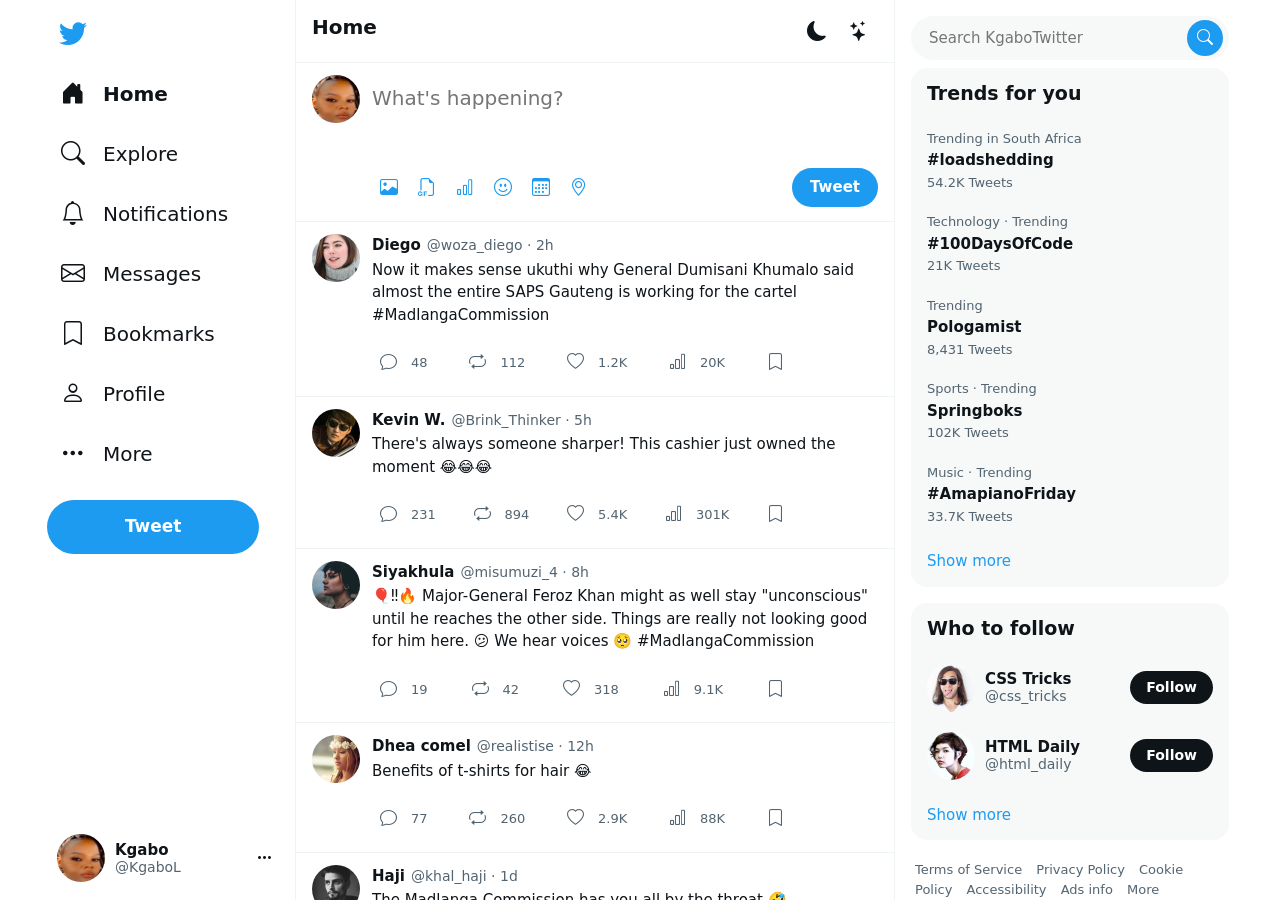
<file: index.html>
<!DOCTYPE html>
<html lang="en">
<head>
  <meta charset="UTF-8">
  <meta name="viewport" content="width=device-width, initial-scale=1.0">
  <title>Home / KgaboTwitter</title>
  <link href="https://cdn.jsdelivr.net/npm/bootstrap@5.3.3/dist/css/bootstrap.min.css" rel="stylesheet">
  <link href="https://cdn.jsdelivr.net/npm/bootstrap-icons@1.11.3/font/bootstrap-icons.css" rel="stylesheet">

  <link rel="stylesheet" href="style.css">
</head>
<body>
  <input type="checkbox" id="dark-toggle">

  <div class="page">
    <header class="left-sidebar">
      <div class="sidebar-top">
        <a href="index.html" class="logo" title="KgaboTwitter">
          <i class="bi bi-twitter"></i>
        </a>
        <nav class="main-nav">
          <a href="index.html" class="nav-item active">
            <i class="bi bi-house-door-fill"></i><span>Home</span>
          </a>
          <a href="explore.html" class="nav-item">
            <i class="bi bi-search"></i><span>Explore</span>
          </a>
          <a href="notifications.html" class="nav-item">
            <i class="bi bi-bell"></i><span>Notifications</span>
          </a>
          <a href="messages.html" class="nav-item">
            <i class="bi bi-envelope"></i><span>Messages</span>
          </a>
          <a href="bookmarks.html" class="nav-item">
            <i class="bi bi-bookmark"></i><span>Bookmarks</span>
          </a>
          <a href="profile.html" class="nav-item">
            <i class="bi bi-person"></i><span>Profile</span>
          </a>
          <a href="#moreMenu" class="nav-item">
            <i class="bi bi-three-dots"></i><span>More</span>
          </a>
        </nav>
        <a href="#tweetModal" class="tweet-btn">
          <span class="tweet-btn-text">Tweet</span>
          <i class="bi bi-feather tweet-btn-icon"></i>
        </a>
      </div>
      <a href="#accountMenu" class="profile-action" title="Account">
        <img src="resources/avatar-Kgabo.jpg" alt="my avatar" class="avatar">
        <div class="profile-names">
          <span class="profile-name">Kgabo</span>
          <span class="profile-handle">@KgaboL</span>
        </div>
        <i class="bi bi-three-dots"></i>
      </a>
    </header>
    <main class="timeline">
      <div class="timeline-header">
        <h1>Home</h1>
        <div class="icon-btns">
          <label for="dark-toggle" class="star-btn dark-mode-btn" title="Toggle dark mode" aria-label="Toggle dark mode">
            <i class="bi bi-moon-fill"></i>
            <i class="bi bi-sun-fill"></i>
          </label>
          <button class="star-btn" title="Top Tweets">
            <i class="bi bi-stars"></i>
          </button>
        </div>
      </div>
      <div class="compose">
        <img src="resources/avatar-Kgabo.jpg" alt="my avatar" class="avatar">
        <div class="compose-right">
          <textarea placeholder="What's happening?" rows="2"></textarea>
          <div class="compose-actions">
            <div class="compose-icons">
              <i class="bi bi-image"></i>
              <i class="bi bi-filetype-gif"></i>
              <i class="bi bi-bar-chart"></i>
              <i class="bi bi-emoji-smile"></i>
              <i class="bi bi-calendar3"></i>
              <i class="bi bi-geo-alt"></i>
            </div>
            <button type="button" class="tweet-btn small">Tweet</button>
          </div>
        </div>
      </div>
      <article class="tweet">
        <img src="resources/avatar-diego.jpg" alt="avatar" class="avatar">
        <div class="tweet-body">
          <div class="tweet-top">
            <span class="tweet-name">Diego</span>
            <span class="tweet-meta">@woza_diego &middot; 2h</span>
          </div>
          <p>Now it makes sense ukuthi why General Dumisani Khumalo said almost the entire SAPS Gauteng is working for the cartel #MadlangaCommission</p>
          <div class="tweet-actions">
            <a href="#replyModal" class="action reply" title="Reply"><i class="bi bi-chat"></i><span>48</span></a>
            <label class="action repost" title="Repost"><input type="checkbox"><i class="bi bi-repeat off"></i><i class="bi bi-repeat on"></i><span class="off">112</span><span class="on">113</span></label>
            <label class="action like" title="Like"><input type="checkbox"><i class="bi bi-heart off"></i><i class="bi bi-heart-fill on"></i><span class="off">1.2K</span><span class="on">1.2K</span></label>
            <label class="action views" title="Views"><input type="checkbox"><i class="bi bi-bar-chart off"></i><i class="bi bi-bar-chart-fill on"></i><span class="off">20K</span><span class="on">20K</span></label>
            <label class="action bookmark" title="Bookmark"><input type="checkbox"><i class="bi bi-bookmark off"></i><i class="bi bi-bookmark-fill on"></i></label>
          </div>
        </div>
      </article>

      <article class="tweet">
        <img src="resources/avatar-kevin.jpg" alt="avatar" class="avatar">
        <div class="tweet-body">
          <div class="tweet-top">
            <span class="tweet-name">Kevin W.</span>
            <span class="tweet-meta">@Brink_Thinker &middot; 5h</span>
          </div>
          <p>There's always someone sharper! This cashier just owned the moment 😂😂😂</p>
          <div class="tweet-actions">
            <a href="#replyModal" class="action reply" title="Reply"><i class="bi bi-chat"></i><span>231</span></a>
            <label class="action repost" title="Repost"><input type="checkbox"><i class="bi bi-repeat off"></i><i class="bi bi-repeat on"></i><span class="off">894</span><span class="on">895</span></label>
            <label class="action like" title="Like"><input type="checkbox"><i class="bi bi-heart off"></i><i class="bi bi-heart-fill on"></i><span class="off">5.4K</span><span class="on">5.4K</span></label>
            <label class="action views" title="Views"><input type="checkbox"><i class="bi bi-bar-chart off"></i><i class="bi bi-bar-chart-fill on"></i><span class="off">301K</span><span class="on">301K</span></label>
            <label class="action bookmark" title="Bookmark"><input type="checkbox"><i class="bi bi-bookmark off"></i><i class="bi bi-bookmark-fill on"></i></label>
          </div>
        </div>
      </article>

      <article class="tweet">
        <img src="resources/avatar-siyakhula.jpg" alt="avatar" class="avatar">
        <div class="tweet-body">
          <div class="tweet-top">
            <span class="tweet-name">Siyakhula</span>
            <span class="tweet-meta">@misumuzi_4 &middot; 8h</span>
          </div>
          <p>🎈‼️🔥 Major-General Feroz Khan might as well stay "unconscious" until he reaches the other side. Things are really not looking good for him here. 😕
            We hear voices 🥺
            #MadlangaCommission</p>
          <div class="tweet-actions">
            <a href="#replyModal" class="action reply" title="Reply"><i class="bi bi-chat"></i><span>19</span></a>
            <label class="action repost" title="Repost"><input type="checkbox"><i class="bi bi-repeat off"></i><i class="bi bi-repeat on"></i><span class="off">42</span><span class="on">43</span></label>
            <label class="action like" title="Like"><input type="checkbox"><i class="bi bi-heart off"></i><i class="bi bi-heart-fill on"></i><span class="off">318</span><span class="on">319</span></label>
            <label class="action views" title="Views"><input type="checkbox"><i class="bi bi-bar-chart off"></i><i class="bi bi-bar-chart-fill on"></i><span class="off">9.1K</span><span class="on">9.1K</span></label>
            <label class="action bookmark" title="Bookmark"><input type="checkbox"><i class="bi bi-bookmark off"></i><i class="bi bi-bookmark-fill on"></i></label>
          </div>
        </div>
      </article>

      <article class="tweet">
        <img src="resources/avatar-dhea.jpg" alt="avatar" class="avatar">
        <div class="tweet-body">
          <div class="tweet-top">
            <span class="tweet-name">Dhea comel</span>
            <span class="tweet-meta">@realistise &middot; 12h</span>
          </div>
          <p>Benefits of t-shirts for hair 😂</p>
          <div class="tweet-actions">
            <a href="#replyModal" class="action reply" title="Reply"><i class="bi bi-chat"></i><span>77</span></a>
            <label class="action repost" title="Repost"><input type="checkbox"><i class="bi bi-repeat off"></i><i class="bi bi-repeat on"></i><span class="off">260</span><span class="on">261</span></label>
            <label class="action like" title="Like"><input type="checkbox"><i class="bi bi-heart off"></i><i class="bi bi-heart-fill on"></i><span class="off">2.9K</span><span class="on">2.9K</span></label>
            <label class="action views" title="Views"><input type="checkbox"><i class="bi bi-bar-chart off"></i><i class="bi bi-bar-chart-fill on"></i><span class="off">88K</span><span class="on">88K</span></label>
            <label class="action bookmark" title="Bookmark"><input type="checkbox"><i class="bi bi-bookmark off"></i><i class="bi bi-bookmark-fill on"></i></label>
          </div>
        </div>
      </article>

      <article class="tweet">
        <img src="resources/avatar-haji.jpg" alt="avatar" class="avatar">
        <div class="tweet-body">
          <div class="tweet-top">
            <span class="tweet-name">Haji</span>
            <span class="tweet-meta">@khal_haji &middot; 1d</span>
          </div>
          <p>The Madlanga Commission has you all by the throat 🤣 #MadlangaCommission</p>
          <div class="tweet-actions">
            <a href="#replyModal" class="action reply" title="Reply"><i class="bi bi-chat"></i><span>12</span></a>
            <label class="action repost" title="Repost"><input type="checkbox"><i class="bi bi-repeat off"></i><i class="bi bi-repeat on"></i><span class="off">34</span><span class="on">35</span></label>
            <label class="action like" title="Like"><input type="checkbox"><i class="bi bi-heart off"></i><i class="bi bi-heart-fill on"></i><span class="off">402</span><span class="on">403</span></label>
            <label class="action views" title="Views"><input type="checkbox"><i class="bi bi-bar-chart off"></i><i class="bi bi-bar-chart-fill on"></i><span class="off">15K</span><span class="on">15K</span></label>
            <label class="action bookmark" title="Bookmark"><input type="checkbox"><i class="bi bi-bookmark off"></i><i class="bi bi-bookmark-fill on"></i></label>
          </div>
        </div>
      </article>
    </main>
    <aside class="right-sidebar">
      <div class="search-area">
        <div class="search-box">
          <input type="text" placeholder="Search KgaboTwitter">
          <button type="button" class="search-btn" title="Search">
            <i class="bi bi-search"></i>
          </button>
        </div>
        <div class="search-dropdown">
          <p class="search-hint">Try searching for people, hashtags, or keywords</p>
          <a href="#" class="search-recent"><i class="bi bi-search"></i>#100DaysOfCode</a>
          <a href="#" class="search-recent"><i class="bi bi-search"></i>flexbox tutorial</a>
          <a href="#" class="search-recent"><i class="bi bi-person"></i>@zaio_io</a>
        </div>
      </div>
      <section class="trends">
        <h2>Trends for you</h2>
        <div class="trend">
          <span class="trend-meta">Trending in South Africa</span>
          <span class="trend-name">#loadshedding</span>
          <span class="trend-count">54.2K Tweets</span>
        </div>
        <div class="trend">
          <span class="trend-meta">Technology &middot; Trending</span>
          <span class="trend-name">#100DaysOfCode</span>
          <span class="trend-count">21K Tweets</span>
        </div>
        <div class="trend">
          <span class="trend-meta">Trending</span>
          <span class="trend-name">Pologamist</span>
          <span class="trend-count">8,431 Tweets</span>
        </div>
        <div class="trend">
          <span class="trend-meta">Sports &middot; Trending</span>
          <span class="trend-name">Springboks</span>
          <span class="trend-count">102K Tweets</span>
        </div>
        <div class="trend">
          <span class="trend-meta">Music &middot; Trending</span>
          <span class="trend-name">#AmapianoFriday</span>
          <span class="trend-count">33.7K Tweets</span>
        </div>
        <a href="explore.html" class="show-more">Show more</a>
      </section>
      <section class="trends">
        <h2>Who to follow</h2>
        <div class="follow">
          <img src="resources/avatar-csstricks.jpg" alt="avatar" class="avatar">
          <div class="profile-names">
            <span class="profile-name">CSS Tricks</span>
            <span class="profile-handle">@css_tricks</span>
          </div>
          <button type="button" class="follow-btn">Follow</button>
        </div>
        <div class="follow">
          <img src="resources/avatar-htmldaily.jpg" alt="avatar" class="avatar">
          <div class="profile-names">
            <span class="profile-name">HTML Daily</span>
            <span class="profile-handle">@html_daily</span>
          </div>
          <button type="button" class="follow-btn">Follow</button>
        </div>
        <a href="#" class="show-more">Show more</a>
      </section>
      <footer class="page-footer">
        <a href="#">Terms of Service</a>
        <a href="#">Privacy Policy</a>
        <a href="#">Cookie Policy</a>
        <a href="#">Accessibility</a>
        <a href="#">Ads info</a>
        <a href="#">More</a>
        <span>&copy; 2026 KgaboTwitter Corp.</span>
      </footer>
    </aside>

  </div>
  <div class="modal-overlay" id="tweetModal">
    <div class="tweet-modal">
      <a href="#" class="modal-close" title="Close"><i class="bi bi-x-lg"></i></a>
      <div class="compose">
        <img src="resources/avatar-Kgabo.jpg" alt="my avatar" class="avatar">
        <div class="compose-right">
          <textarea placeholder="What's happening?" rows="4"></textarea>
          <div class="compose-actions">
            <div class="compose-icons">
              <i class="bi bi-image"></i>
              <i class="bi bi-filetype-gif"></i>
              <i class="bi bi-bar-chart"></i>
              <i class="bi bi-emoji-smile"></i>
            </div>
            <a href="#" class="tweet-btn small">Tweet</a>
          </div>
        </div>
      </div>
    </div>
  </div>
  <div class="modal-overlay" id="replyModal">
    <div class="tweet-modal">
      <a href="#" class="modal-close" title="Close"><i class="bi bi-x-lg"></i></a>
      <div class="reply-quote">
        <img src="resources/avatar-naledi.jpg" alt="avatar" class="avatar">
        <div>
          <div class="tweet-top">
            <span class="tweet-name">Naledi M</span>
            <span class="tweet-meta">@naledi_dev &middot; 2h</span>
          </div>
          <p>day 3 of my html course and I just centered a div on the FIRST try. please hold your applause 👏</p>
          <span class="replying-to">Replying to <span class="blue">@naledi_dev</span></span>
        </div>
      </div>
      <div class="compose">
        <img src="resources/avatar-Kgabo.jpg" alt="my avatar" class="avatar">
        <div class="compose-right">
          <textarea placeholder="Tweet your reply" rows="3"></textarea>
          <div class="compose-actions">
            <div class="compose-icons">
              <i class="bi bi-image"></i>
              <i class="bi bi-emoji-smile"></i>
            </div>
            <a href="#" class="tweet-btn small">Reply</a>
          </div>
        </div>
      </div>
    </div>
  </div>
  <div class="menu-overlay" id="moreMenu">
    <a href="#" class="menu-backdrop" aria-label="Close menu"></a>
    <div class="menu-panel more-panel">
      <a href="settings.html" class="menu-item"><i class="bi bi-gear"></i>Settings and privacy</a>
      <a href="help.html" class="menu-item"><i class="bi bi-question-circle"></i>Help Center</a>
      <a href="display.html" class="menu-item"><i class="bi bi-brush"></i>Display</a>
      <a href="shortcuts.html" class="menu-item"><i class="bi bi-keyboard"></i>Keyboard shortcuts</a>
    </div>
  </div>
  <div class="menu-overlay" id="accountMenu">
    <a href="#" class="menu-backdrop" aria-label="Close menu"></a>
    <div class="menu-panel account-panel">
      <a href="profile.html" class="menu-item"><i class="bi bi-person-gear"></i>Edit profile</a>
      <a href="login.html" class="menu-item logout"><i class="bi bi-box-arrow-right"></i>Log out @KgaboL</a>
    </div>
  </div>

</body>
</html>
</file>
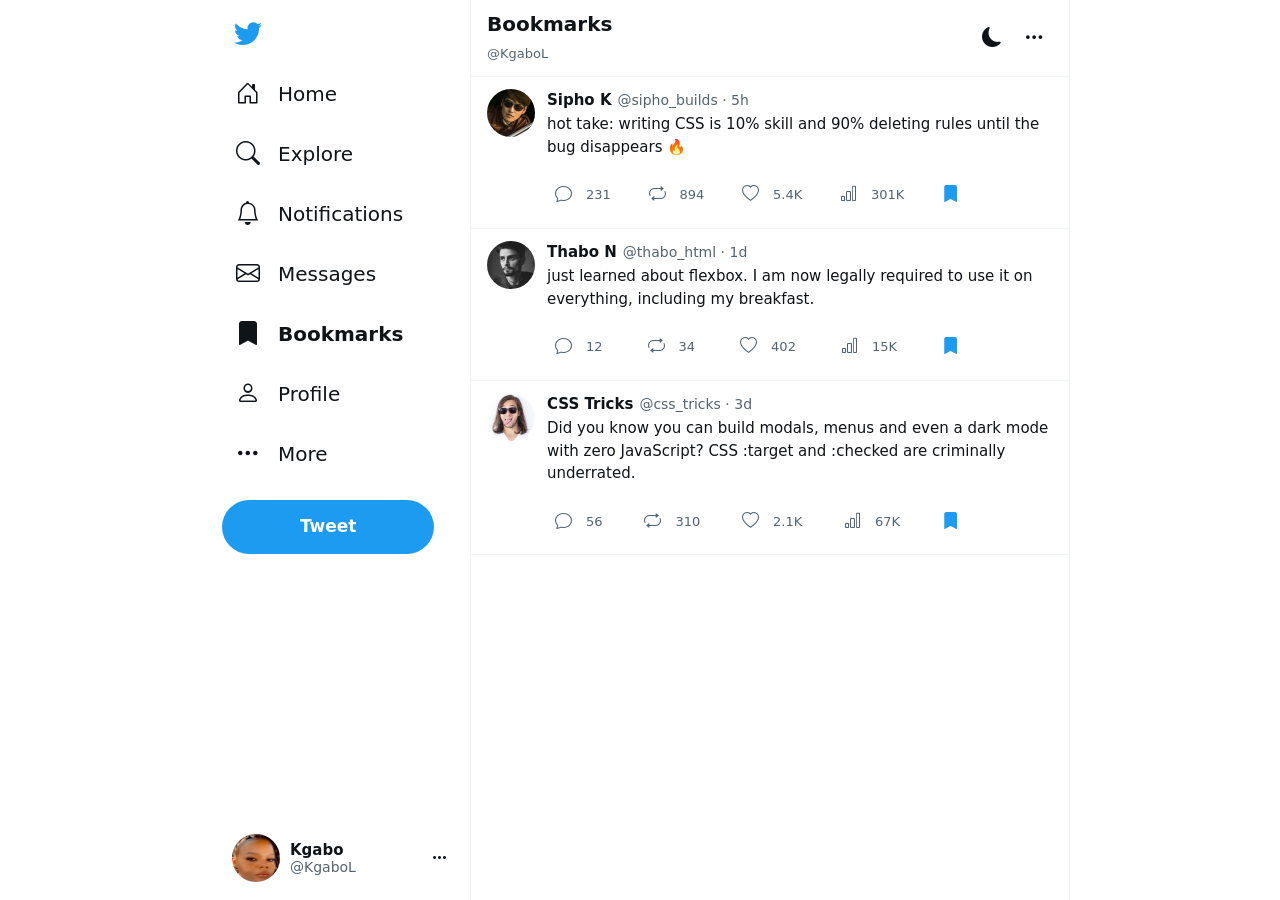
<file: bookmarks.html>
<!DOCTYPE html>
<html lang="en">
<head>
  <meta charset="UTF-8">
  <meta name="viewport" content="width=device-width, initial-scale=1.0">
  <title>Bookmarks / KgaboTwitter</title>

  <link href="https://cdn.jsdelivr.net/npm/bootstrap@5.3.3/dist/css/bootstrap.min.css" rel="stylesheet">
  <link href="https://cdn.jsdelivr.net/npm/bootstrap-icons@1.11.3/font/bootstrap-icons.css" rel="stylesheet">
  <link rel="stylesheet" href="style.css">
</head>
<body>
  <input type="checkbox" id="dark-toggle">

  <div class="page">
    <header class="left-sidebar">
      <div class="sidebar-top">
        <a href="index.html" class="logo" title="KgaboTwitter">
          <i class="bi bi-twitter"></i>
        </a>

        <nav class="main-nav">
          <a href="index.html" class="nav-item">
            <i class="bi bi-house-door"></i><span>Home</span>
          </a>
          <a href="explore.html" class="nav-item">
            <i class="bi bi-search"></i><span>Explore</span>
          </a>
          <a href="notifications.html" class="nav-item">
            <i class="bi bi-bell"></i><span>Notifications</span>
          </a>
          <a href="messages.html" class="nav-item">
            <i class="bi bi-envelope"></i><span>Messages</span>
          </a>
          <a href="bookmarks.html" class="nav-item active">
            <i class="bi bi-bookmark-fill"></i><span>Bookmarks</span>
          </a>
          <a href="profile.html" class="nav-item">
            <i class="bi bi-person"></i><span>Profile</span>
          </a>
          <a href="#moreMenu" class="nav-item">
            <i class="bi bi-three-dots"></i><span>More</span>
          </a>
        </nav>

        <a href="#tweetModal" class="tweet-btn">
          <span class="tweet-btn-text">Tweet</span>
          <i class="bi bi-feather tweet-btn-icon"></i>
        </a>
      </div>

      <a href="#accountMenu" class="profile-action" title="Account">
        <img src="resources/avatar-Kgabo.jpg" alt="my avatar" class="avatar">
        <div class="profile-names">
          <span class="profile-name">Kgabo</span>
          <span class="profile-handle">@KgaboL</span>
        </div>
        <i class="bi bi-three-dots"></i>
      </a>
    </header>
    <main class="timeline">
      <div class="timeline-header">
        <div class="header-title">
          <h1>Bookmarks</h1>
          <span class="sub">@KgaboL</span>
        </div>
        <div class="icon-btns">
          <label for="dark-toggle" class="star-btn dark-mode-btn" title="Toggle dark mode" aria-label="Toggle dark mode">
            <i class="bi bi-moon-fill"></i>
            <i class="bi bi-sun-fill"></i>
          </label>
<button class="star-btn" title="More">
          <i class="bi bi-three-dots"></i>
        </button>
        </div>
      </div>
      <article class="tweet">
        <img src="resources/avatar-sipho.jpg" alt="avatar" class="avatar">
        <div class="tweet-body">
          <div class="tweet-top">
            <span class="tweet-name">Sipho K</span>
            <span class="tweet-meta">@sipho_builds &middot; 5h</span>
          </div>
          <p>hot take: writing CSS is 10% skill and 90% deleting rules until the bug disappears 🔥</p>
          <div class="tweet-actions">
            <a href="#replyModal" class="action reply" title="Reply"><i class="bi bi-chat"></i><span>231</span></a>
            <label class="action repost" title="Repost"><input type="checkbox"><i class="bi bi-repeat off"></i><i class="bi bi-repeat on"></i><span class="off">894</span><span class="on">895</span></label>
            <label class="action like" title="Like"><input type="checkbox"><i class="bi bi-heart off"></i><i class="bi bi-heart-fill on"></i><span class="off">5.4K</span><span class="on">5.4K</span></label>
            <label class="action views" title="Views"><input type="checkbox"><i class="bi bi-bar-chart off"></i><i class="bi bi-bar-chart-fill on"></i><span class="off">301K</span><span class="on">301K</span></label>
            <label class="action bookmark" title="Bookmark"><input type="checkbox" checked><i class="bi bi-bookmark off"></i><i class="bi bi-bookmark-fill on"></i></label>
          </div>
        </div>
      </article>

      <article class="tweet">
        <img src="resources/avatar-thabo.jpg" alt="avatar" class="avatar">
        <div class="tweet-body">
          <div class="tweet-top">
            <span class="tweet-name">Thabo N</span>
            <span class="tweet-meta">@thabo_html &middot; 1d</span>
          </div>
          <p>just learned about flexbox. I am now legally required to use it on everything, including my breakfast.</p>
          <div class="tweet-actions">
            <a href="#replyModal" class="action reply" title="Reply"><i class="bi bi-chat"></i><span>12</span></a>
            <label class="action repost" title="Repost"><input type="checkbox"><i class="bi bi-repeat off"></i><i class="bi bi-repeat on"></i><span class="off">34</span><span class="on">35</span></label>
            <label class="action like" title="Like"><input type="checkbox"><i class="bi bi-heart off"></i><i class="bi bi-heart-fill on"></i><span class="off">402</span><span class="on">403</span></label>
            <label class="action views" title="Views"><input type="checkbox"><i class="bi bi-bar-chart off"></i><i class="bi bi-bar-chart-fill on"></i><span class="off">15K</span><span class="on">15K</span></label>
            <label class="action bookmark" title="Bookmark"><input type="checkbox" checked><i class="bi bi-bookmark off"></i><i class="bi bi-bookmark-fill on"></i></label>
          </div>
        </div>
      </article>

      <article class="tweet">
        <img src="resources/avatar-csstricks.jpg" alt="avatar" class="avatar">
        <div class="tweet-body">
          <div class="tweet-top">
            <span class="tweet-name">CSS Tricks</span>
            <span class="tweet-meta">@css_tricks &middot; 3d</span>
          </div>
          <p>Did you know you can build modals, menus and even a dark mode with zero JavaScript? CSS :target and :checked are criminally underrated.</p>
          <div class="tweet-actions">
            <a href="#replyModal" class="action reply" title="Reply"><i class="bi bi-chat"></i><span>56</span></a>
            <label class="action repost" title="Repost"><input type="checkbox"><i class="bi bi-repeat off"></i><i class="bi bi-repeat on"></i><span class="off">310</span><span class="on">311</span></label>
            <label class="action like" title="Like"><input type="checkbox"><i class="bi bi-heart off"></i><i class="bi bi-heart-fill on"></i><span class="off">2.1K</span><span class="on">2.1K</span></label>
            <label class="action views" title="Views"><input type="checkbox"><i class="bi bi-bar-chart off"></i><i class="bi bi-bar-chart-fill on"></i><span class="off">67K</span><span class="on">67K</span></label>
            <label class="action bookmark" title="Bookmark"><input type="checkbox" checked><i class="bi bi-bookmark off"></i><i class="bi bi-bookmark-fill on"></i></label>
          </div>
        </div>
      </article>
    </main>

  </div>
  <div class="modal-overlay" id="tweetModal">
    <div class="tweet-modal">
      <a href="#" class="modal-close" title="Close"><i class="bi bi-x-lg"></i></a>
      <div class="compose">
        <img src="resources/avatar-Kgabo.jpg" alt="my avatar" class="avatar">
        <div class="compose-right">
          <textarea placeholder="What's happening?" rows="4"></textarea>
          <div class="compose-actions">
            <div class="compose-icons">
              <i class="bi bi-image"></i>
              <i class="bi bi-filetype-gif"></i>
              <i class="bi bi-bar-chart"></i>
              <i class="bi bi-emoji-smile"></i>
            </div>
            <a href="#" class="tweet-btn small">Tweet</a>
          </div>
        </div>
      </div>
    </div>
  </div>
  <div class="modal-overlay" id="replyModal">
    <div class="tweet-modal">
      <a href="#" class="modal-close" title="Close"><i class="bi bi-x-lg"></i></a>
      <div class="reply-quote">
        <img src="resources/avatar-sipho.jpg" alt="avatar" class="avatar">
        <div>
          <div class="tweet-top">
            <span class="tweet-name">Sipho K</span>
            <span class="tweet-meta">@sipho_builds &middot; 5h</span>
          </div>
          <p>hot take: writing CSS is 10% skill and 90% deleting rules until the bug disappears 🔥</p>
          <span class="replying-to">Replying to <span class="blue">@sipho_builds</span></span>
        </div>
      </div>
      <div class="compose">
        <img src="resources/avatar-Kgabo.jpg" alt="my avatar" class="avatar">
        <div class="compose-right">
          <textarea placeholder="Tweet your reply" rows="3"></textarea>
          <div class="compose-actions">
            <div class="compose-icons">
              <i class="bi bi-image"></i>
              <i class="bi bi-emoji-smile"></i>
            </div>
            <a href="#" class="tweet-btn small">Reply</a>
          </div>
        </div>
      </div>
    </div>
  </div>
  <div class="menu-overlay" id="moreMenu">
    <a href="#" class="menu-backdrop" aria-label="Close menu"></a>
    <div class="menu-panel more-panel">
      <a href="settings.html" class="menu-item"><i class="bi bi-gear"></i>Settings and privacy</a>
      <a href="help.html" class="menu-item"><i class="bi bi-question-circle"></i>Help Center</a>
      <a href="display.html" class="menu-item"><i class="bi bi-brush"></i>Display</a>
      <a href="shortcuts.html" class="menu-item"><i class="bi bi-keyboard"></i>Keyboard shortcuts</a>
    </div>
  </div>
  <div class="menu-overlay" id="accountMenu">
    <a href="#" class="menu-backdrop" aria-label="Close menu"></a>
    <div class="menu-panel account-panel">
      <a href="profile.html" class="menu-item"><i class="bi bi-person-gear"></i>Edit profile</a>
      <a href="login.html" class="menu-item logout"><i class="bi bi-box-arrow-right"></i>Log out @KgaboL</a>
    </div>
  </div>

</body>
</html>
</file>
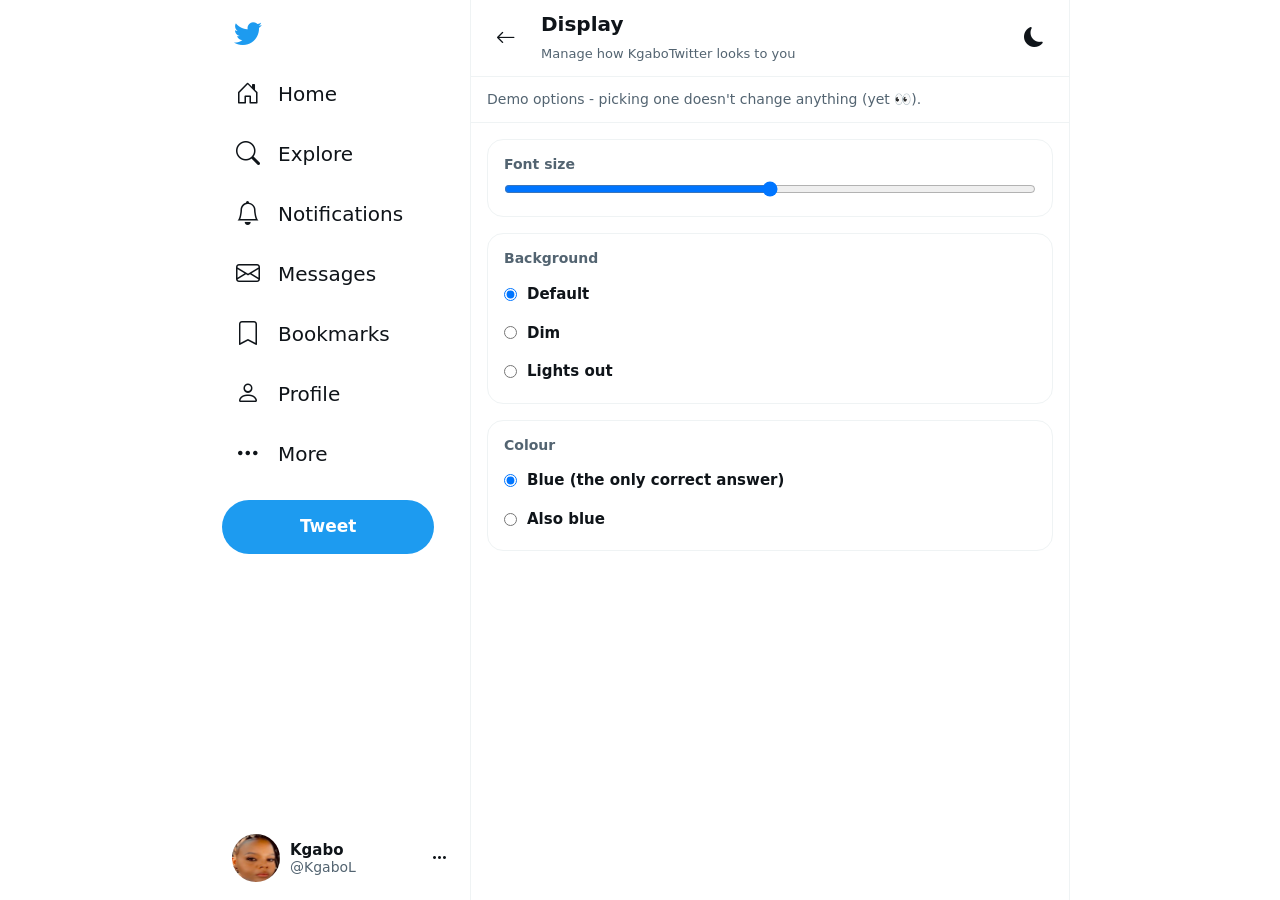
<file: display.html>
<!DOCTYPE html>
<html lang="en">
<head>
  <meta charset="UTF-8">
  <meta name="viewport" content="width=device-width, initial-scale=1.0">
  <title>Display / KgaboTwitter</title>

  <link href="https://cdn.jsdelivr.net/npm/bootstrap@5.3.3/dist/css/bootstrap.min.css" rel="stylesheet">
  <link href="https://cdn.jsdelivr.net/npm/bootstrap-icons@1.11.3/font/bootstrap-icons.css" rel="stylesheet">
  <link rel="stylesheet" href="style.css">
</head>
<body>
  <input type="checkbox" id="dark-toggle">

  <div class="page">
    <header class="left-sidebar">
      <div class="sidebar-top">
        <a href="index.html" class="logo" title="KgaboTwitter">
          <i class="bi bi-twitter"></i>
        </a>

        <nav class="main-nav">
          <a href="index.html" class="nav-item">
            <i class="bi bi-house-door"></i><span>Home</span>
          </a>
          <a href="explore.html" class="nav-item">
            <i class="bi bi-search"></i><span>Explore</span>
          </a>
          <a href="notifications.html" class="nav-item">
            <i class="bi bi-bell"></i><span>Notifications</span>
          </a>
          <a href="messages.html" class="nav-item">
            <i class="bi bi-envelope"></i><span>Messages</span>
          </a>
          <a href="bookmarks.html" class="nav-item">
            <i class="bi bi-bookmark"></i><span>Bookmarks</span>
          </a>
          <a href="profile.html" class="nav-item">
            <i class="bi bi-person"></i><span>Profile</span>
          </a>
          <a href="#moreMenu" class="nav-item">
            <i class="bi bi-three-dots"></i><span>More</span>
          </a>
        </nav>

        <a href="#tweetModal" class="tweet-btn">
          <span class="tweet-btn-text">Tweet</span>
          <i class="bi bi-feather tweet-btn-icon"></i>
        </a>
      </div>

      <a href="#accountMenu" class="profile-action" title="Account">
        <img src="resources/avatar-Kgabo.jpg" alt="my avatar" class="avatar">
        <div class="profile-names">
          <span class="profile-name">Kgabo</span>
          <span class="profile-handle">@KgaboL</span>
        </div>
        <i class="bi bi-three-dots"></i>
      </a>
    </header>
    <main class="timeline">
      <div class="timeline-header">
        <div class="header-left">
          <a href="index.html" class="star-btn" title="Back">
            <i class="bi bi-arrow-left"></i>
          </a>
          <div class="header-title">
            <h1>Display</h1>
            <span class="sub">Manage how KgaboTwitter looks to you</span>
          </div>
        </div>
          <label for="dark-toggle" class="star-btn dark-mode-btn" title="Toggle dark mode" aria-label="Toggle dark mode">
            <i class="bi bi-moon-fill"></i>
            <i class="bi bi-sun-fill"></i>
          </label>
</div>

      <p class="page-note">Demo options - picking one doesn't change anything (yet 👀).</p>

      <div class="panel-box">
        <h3>Font size</h3>
        <input type="range" min="1" max="5" value="3" style="width: 100%;">
      </div>

      <div class="panel-box">
        <h3>Background</h3>
        <label class="display-choice">
          <input type="radio" name="bg" checked> Default
        </label>
        <label class="display-choice">
          <input type="radio" name="bg"> Dim
        </label>
        <label class="display-choice">
          <input type="radio" name="bg"> Lights out
        </label>
      </div>

      <div class="panel-box">
        <h3>Colour</h3>
        <label class="display-choice">
          <input type="radio" name="colour" checked> Blue (the only correct answer)
        </label>
        <label class="display-choice">
          <input type="radio" name="colour"> Also blue
        </label>
      </div>
    </main>

  </div>
  <div class="modal-overlay" id="tweetModal">
    <div class="tweet-modal">
      <a href="#" class="modal-close" title="Close"><i class="bi bi-x-lg"></i></a>
      <div class="compose">
        <img src="resources/avatar-Kgabo.jpg" alt="my avatar" class="avatar">
        <div class="compose-right">
          <textarea placeholder="What's happening?" rows="4"></textarea>
          <div class="compose-actions">
            <div class="compose-icons">
              <i class="bi bi-image"></i>
              <i class="bi bi-filetype-gif"></i>
              <i class="bi bi-bar-chart"></i>
              <i class="bi bi-emoji-smile"></i>
            </div>
            <a href="#" class="tweet-btn small">Tweet</a>
          </div>
        </div>
</div>
    </div>
  </div>
  <div class="menu-overlay" id="moreMenu">
    <a href="#" class="menu-backdrop" aria-label="Close menu"></a>
    <div class="menu-panel more-panel">
      <a href="settings.html" class="menu-item"><i class="bi bi-gear"></i>Settings and privacy</a>
      <a href="help.html" class="menu-item"><i class="bi bi-question-circle"></i>Help Center</a>
      <a href="display.html" class="menu-item"><i class="bi bi-brush"></i>Display</a>
      <a href="shortcuts.html" class="menu-item"><i class="bi bi-keyboard"></i>Keyboard shortcuts</a>
    </div>
  </div>
  <div class="menu-overlay" id="accountMenu">
    <a href="#" class="menu-backdrop" aria-label="Close menu"></a>
    <div class="menu-panel account-panel">
      <a href="profile.html" class="menu-item"><i class="bi bi-person-gear"></i>Edit profile</a>
      <a href="login.html" class="menu-item logout"><i class="bi bi-box-arrow-right"></i>Log out @KgaboL</a>
    </div>
  </div>

</body>
</html>
</file>
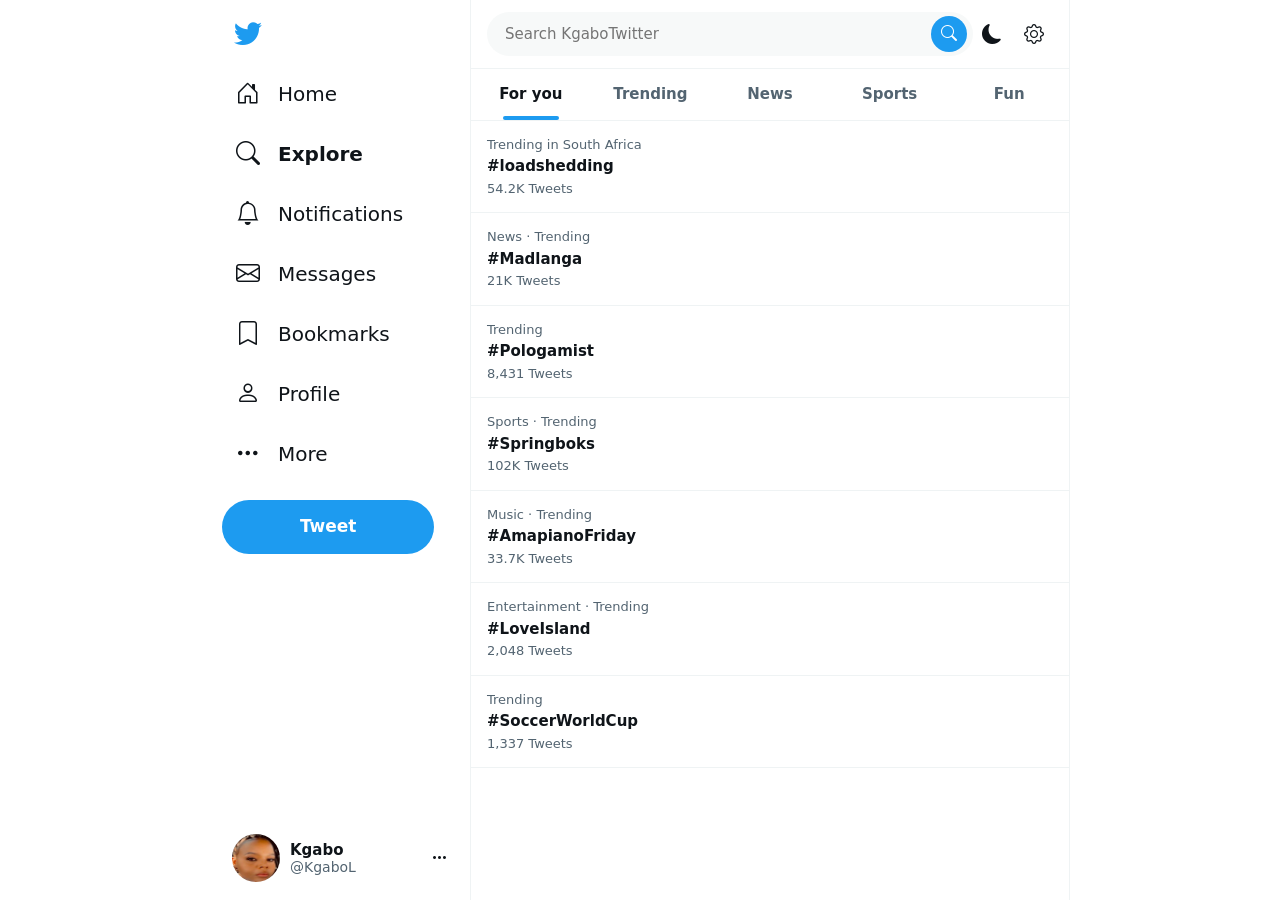
<file: explore.html>
<!DOCTYPE html>
<html lang="en">
<head>
  <meta charset="UTF-8">
  <meta name="viewport" content="width=device-width, initial-scale=1.0">
  <title>Explore / KgaboTwitter</title>

  <link href="https://cdn.jsdelivr.net/npm/bootstrap@5.3.3/dist/css/bootstrap.min.css" rel="stylesheet">
  <link href="https://cdn.jsdelivr.net/npm/bootstrap-icons@1.11.3/font/bootstrap-icons.css" rel="stylesheet">
  <link rel="stylesheet" href="style.css">
</head>
<body>
  <input type="checkbox" id="dark-toggle">

  <div class="page">
    <header class="left-sidebar">
      <div class="sidebar-top">
        <a href="index.html" class="logo" title="KgaboTwitter">
          <i class="bi bi-twitter"></i>
        </a>

        <nav class="main-nav">
          <a href="index.html" class="nav-item">
            <i class="bi bi-house-door"></i><span>Home</span>
          </a>
          <a href="explore.html" class="nav-item active">
            <i class="bi bi-search"></i><span>Explore</span>
          </a>
          <a href="notifications.html" class="nav-item">
            <i class="bi bi-bell"></i><span>Notifications</span>
          </a>
          <a href="messages.html" class="nav-item">
            <i class="bi bi-envelope"></i><span>Messages</span>
          </a>
          <a href="bookmarks.html" class="nav-item">
            <i class="bi bi-bookmark"></i><span>Bookmarks</span>
          </a>
          <a href="profile.html" class="nav-item">
            <i class="bi bi-person"></i><span>Profile</span>
          </a>
          <a href="#moreMenu" class="nav-item">
            <i class="bi bi-three-dots"></i><span>More</span>
          </a>
        </nav>

        <a href="#tweetModal" class="tweet-btn">
          <span class="tweet-btn-text">Tweet</span>
          <i class="bi bi-feather tweet-btn-icon"></i>
        </a>
      </div>

      <a href="#accountMenu" class="profile-action" title="Account">
        <img src="resources/avatar-Kgabo.jpg" alt="my avatar" class="avatar">
        <div class="profile-names">
          <span class="profile-name">Kgabo</span>
          <span class="profile-handle">@KgaboL</span>
        </div>
        <i class="bi bi-three-dots"></i>
      </a>
    </header>
    <main class="timeline">
      <div class="timeline-header">
        <div class="search-area" style="flex-grow: 1;">
          <div class="search-box">
            <input type="text" placeholder="Search KgaboTwitter">
            <button type="button" class="search-btn" title="Search">
              <i class="bi bi-search"></i>
            </button>
          </div>
          <div class="search-dropdown">
            <p class="search-hint">Try searching for people, hashtags, or keywords</p>
            <a href="#" class="search-recent"><i class="bi bi-search"></i>#100DaysOfCode</a>
            <a href="#" class="search-recent"><i class="bi bi-search"></i>flexbox tutorial</a>
            <a href="#" class="search-recent"><i class="bi bi-person"></i>@zaio_io</a>
          </div>
        </div>
        <div class="icon-btns">
          <label for="dark-toggle" class="star-btn dark-mode-btn" title="Toggle dark mode" aria-label="Toggle dark mode">
            <i class="bi bi-moon-fill"></i>
            <i class="bi bi-sun-fill"></i>
          </label>
<button class="star-btn" title="Settings">
          <i class="bi bi-gear"></i>
        </button>
        </div>
      </div>
      <div class="tabs">
        <a href="#" class="tab active">For you</a>
        <a href="#" class="tab">Trending</a>
        <a href="#" class="tab">News</a>
        <a href="#" class="tab">Sports</a>
        <a href="#" class="tab">Fun</a>
      </div>
      <div class="trend row">
        <span class="trend-meta">Trending in South Africa</span>
        <span class="trend-name">#loadshedding</span>
        <span class="trend-count">54.2K Tweets</span>
      </div>
      <div class="trend row">
        <span class="trend-meta">News &middot; Trending</span>
        <span class="trend-name">#Madlanga</span>
        <span class="trend-count">21K Tweets</span>
      </div>
      <div class="trend row">
        <span class="trend-meta">Trending</span>
        <span class="trend-name">#Pologamist</span>
        <span class="trend-count">8,431 Tweets</span>
      </div>
      <div class="trend row">
        <span class="trend-meta">Sports &middot; Trending</span>
        <span class="trend-name">#Springboks</span>
        <span class="trend-count">102K Tweets</span>
      </div>
      <div class="trend row">
        <span class="trend-meta">Music &middot; Trending</span>
        <span class="trend-name">#AmapianoFriday</span>
        <span class="trend-count">33.7K Tweets</span>
      </div>
      <div class="trend row">
        <span class="trend-meta">Entertainment &middot; Trending</span>
        <span class="trend-name">#LoveIsland</span>
        <span class="trend-count">2,048 Tweets</span>
      </div>
      <div class="trend row">
        <span class="trend-meta">Trending</span>
        <span class="trend-name">#SoccerWorldCup</span>
        <span class="trend-count">1,337 Tweets</span>
      </div>
    </main>

  </div>
  <div class="modal-overlay" id="tweetModal">
    <div class="tweet-modal">
      <a href="#" class="modal-close" title="Close"><i class="bi bi-x-lg"></i></a>
      <div class="compose">
        <img src="resources/avatar-Kgabo.jpg" alt="my avatar" class="avatar">
        <div class="compose-right">
          <textarea placeholder="What's happening?" rows="4"></textarea>
          <div class="compose-actions">
            <div class="compose-icons">
              <i class="bi bi-image"></i>
              <i class="bi bi-filetype-gif"></i>
              <i class="bi bi-bar-chart"></i>
              <i class="bi bi-emoji-smile"></i>
            </div>
            <a href="#" class="tweet-btn small">Tweet</a>
          </div>
        </div>
      </div>
    </div>
  </div>
  <div class="menu-overlay" id="moreMenu">
    <a href="#" class="menu-backdrop" aria-label="Close menu"></a>
    <div class="menu-panel more-panel">
      <a href="settings.html" class="menu-item"><i class="bi bi-gear"></i>Settings and privacy</a>
      <a href="help.html" class="menu-item"><i class="bi bi-question-circle"></i>Help Center</a>
      <a href="display.html" class="menu-item"><i class="bi bi-brush"></i>Display</a>
      <a href="shortcuts.html" class="menu-item"><i class="bi bi-keyboard"></i>Keyboard shortcuts</a>
    </div>
  </div>
  <div class="menu-overlay" id="accountMenu">
    <a href="#" class="menu-backdrop" aria-label="Close menu"></a>
    <div class="menu-panel account-panel">
      <a href="profile.html" class="menu-item"><i class="bi bi-person-gear"></i>Edit profile</a>
      <a href="login.html" class="menu-item logout"><i class="bi bi-box-arrow-right"></i>Log out @KgaboL</a>
    </div>
  </div>

</body>
</html>
</file>
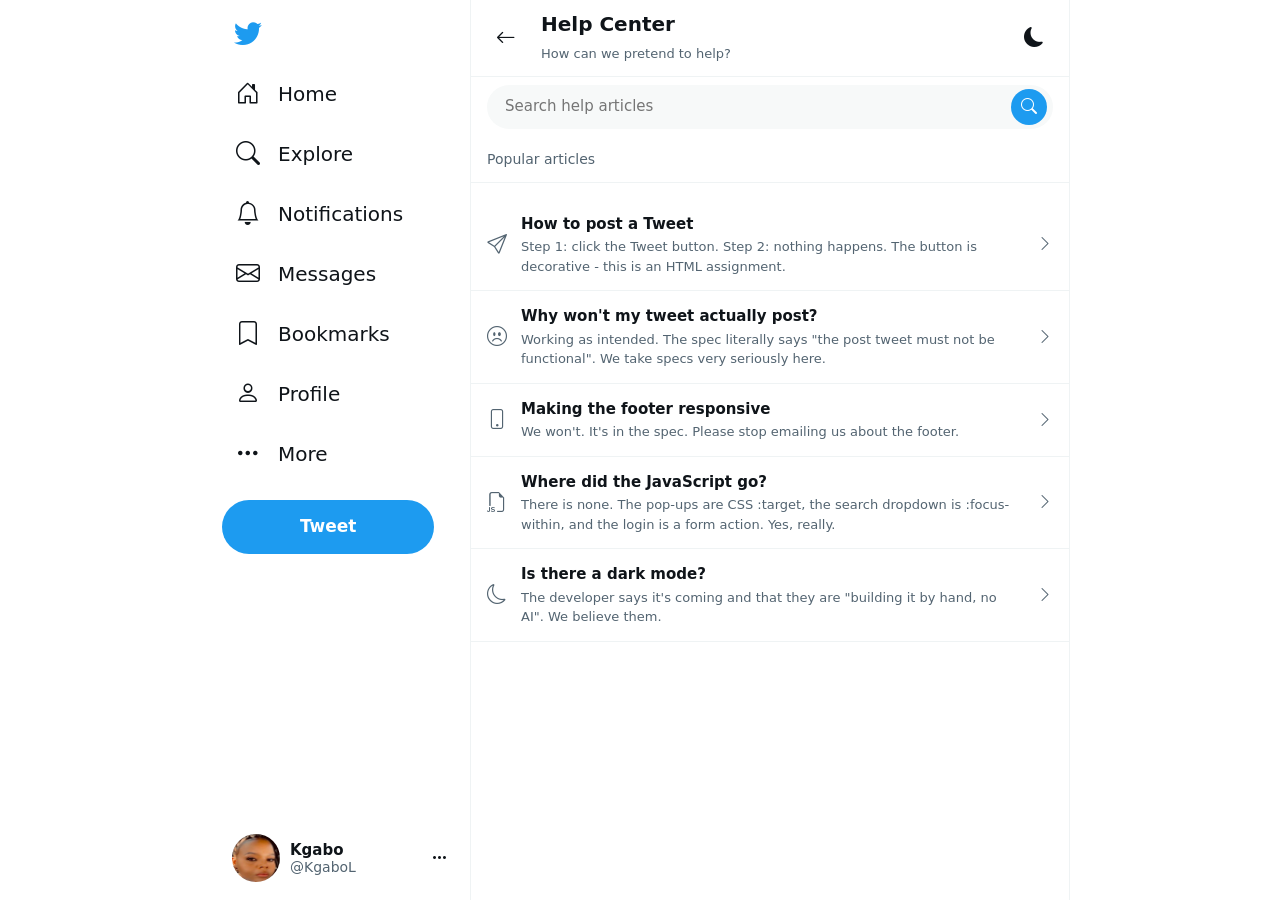
<file: help.html>
<!DOCTYPE html>
<html lang="en">
<head>
  <meta charset="UTF-8">
  <meta name="viewport" content="width=device-width, initial-scale=1.0">
  <title>Help Center / KgaboTwitter</title>

  <link href="https://cdn.jsdelivr.net/npm/bootstrap@5.3.3/dist/css/bootstrap.min.css" rel="stylesheet">
  <link href="https://cdn.jsdelivr.net/npm/bootstrap-icons@1.11.3/font/bootstrap-icons.css" rel="stylesheet">
  <link rel="stylesheet" href="style.css">
</head>
<body>
  <input type="checkbox" id="dark-toggle">

  <div class="page">
    <header class="left-sidebar">
      <div class="sidebar-top">
        <a href="index.html" class="logo" title="KgaboTwitter">
          <i class="bi bi-twitter"></i>
        </a>

        <nav class="main-nav">
          <a href="index.html" class="nav-item">
            <i class="bi bi-house-door"></i><span>Home</span>
          </a>
          <a href="explore.html" class="nav-item">
            <i class="bi bi-search"></i><span>Explore</span>
          </a>
          <a href="notifications.html" class="nav-item">
            <i class="bi bi-bell"></i><span>Notifications</span>
          </a>
          <a href="messages.html" class="nav-item">
            <i class="bi bi-envelope"></i><span>Messages</span>
          </a>
          <a href="bookmarks.html" class="nav-item">
            <i class="bi bi-bookmark"></i><span>Bookmarks</span>
          </a>
          <a href="profile.html" class="nav-item">
            <i class="bi bi-person"></i><span>Profile</span>
          </a>
          <a href="#moreMenu" class="nav-item">
            <i class="bi bi-three-dots"></i><span>More</span>
          </a>
        </nav>

        <a href="#tweetModal" class="tweet-btn">
          <span class="tweet-btn-text">Tweet</span>
          <i class="bi bi-feather tweet-btn-icon"></i>
        </a>
      </div>

      <a href="#accountMenu" class="profile-action" title="Account">
        <img src="resources/avatar-Kgabo.jpg" alt="my avatar" class="avatar">
        <div class="profile-names">
          <span class="profile-name">Kgabo</span>
          <span class="profile-handle">@KgaboL</span>
        </div>
        <i class="bi bi-three-dots"></i>
      </a>
    </header>
    <main class="timeline">
      <div class="timeline-header">
        <div class="header-left">
          <a href="index.html" class="star-btn" title="Back">
            <i class="bi bi-arrow-left"></i>
          </a>
          <div class="header-title">
            <h1>Help Center</h1>
            <span class="sub">How can we pretend to help?</span>
          </div>
        </div>
          <label for="dark-toggle" class="star-btn dark-mode-btn" title="Toggle dark mode" aria-label="Toggle dark mode">
            <i class="bi bi-moon-fill"></i>
            <i class="bi bi-sun-fill"></i>
          </label>
</div>

      <div class="search-area msg-search">
        <div class="search-box">
          <input type="text" placeholder="Search help articles">
          <button type="button" class="search-btn" title="Search">
            <i class="bi bi-search"></i>
          </button>
        </div>
</div>

      <p class="page-note">Popular articles</p>

      <a href="#" class="settings-row">
        <i class="bi bi-send"></i>
        <div>
          <div class="settings-title">How to post a Tweet</div>
          <div class="settings-desc">Step 1: click the Tweet button. Step 2: nothing happens. The button is decorative - this is an HTML assignment.</div>
        </div>
        <i class="bi bi-chevron-right"></i>
      </a>

      <a href="#" class="settings-row">
        <i class="bi bi-emoji-frown"></i>
        <div>
          <div class="settings-title">Why won't my tweet actually post?</div>
          <div class="settings-desc">Working as intended. The spec literally says "the post tweet must not be functional". We take specs very seriously here.</div>
        </div>
        <i class="bi bi-chevron-right"></i>
      </a>

      <a href="#" class="settings-row">
        <i class="bi bi-phone"></i>
        <div>
          <div class="settings-title">Making the footer responsive</div>
          <div class="settings-desc">We won't. It's in the spec. Please stop emailing us about the footer.</div>
        </div>
        <i class="bi bi-chevron-right"></i>
      </a>

      <a href="#" class="settings-row">
        <i class="bi bi-filetype-js"></i>
        <div>
          <div class="settings-title">Where did the JavaScript go?</div>
          <div class="settings-desc">There is none. The pop-ups are CSS :target, the search dropdown is :focus-within, and the login is a form action. Yes, really.</div>
        </div>
        <i class="bi bi-chevron-right"></i>
      </a>

      <a href="#" class="settings-row">
        <i class="bi bi-moon"></i>
        <div>
          <div class="settings-title">Is there a dark mode?</div>
          <div class="settings-desc">The developer says it's coming and that they are "building it by hand, no AI". We believe them.</div>
        </div>
        <i class="bi bi-chevron-right"></i>
      </a>
    </main>

  </div>
  <div class="modal-overlay" id="tweetModal">
    <div class="tweet-modal">
      <a href="#" class="modal-close" title="Close"><i class="bi bi-x-lg"></i></a>
      <div class="compose">
        <img src="resources/avatar-Kgabo.jpg" alt="my avatar" class="avatar">
        <div class="compose-right">
          <textarea placeholder="What's happening?" rows="4"></textarea>
          <div class="compose-actions">
            <div class="compose-icons">
              <i class="bi bi-image"></i>
              <i class="bi bi-filetype-gif"></i>
              <i class="bi bi-bar-chart"></i>
              <i class="bi bi-emoji-smile"></i>
            </div>
            <a href="#" class="tweet-btn small">Tweet</a>
          </div>
        </div>
</div>
    </div>
  </div>
  <div class="menu-overlay" id="moreMenu">
    <a href="#" class="menu-backdrop" aria-label="Close menu"></a>
    <div class="menu-panel more-panel">
      <a href="settings.html" class="menu-item"><i class="bi bi-gear"></i>Settings and privacy</a>
      <a href="help.html" class="menu-item"><i class="bi bi-question-circle"></i>Help Center</a>
      <a href="display.html" class="menu-item"><i class="bi bi-brush"></i>Display</a>
      <a href="shortcuts.html" class="menu-item"><i class="bi bi-keyboard"></i>Keyboard shortcuts</a>
    </div>
  </div>
  <div class="menu-overlay" id="accountMenu">
    <a href="#" class="menu-backdrop" aria-label="Close menu"></a>
    <div class="menu-panel account-panel">
      <a href="profile.html" class="menu-item"><i class="bi bi-person-gear"></i>Edit profile</a>
      <a href="login.html" class="menu-item logout"><i class="bi bi-box-arrow-right"></i>Log out @KgaboL</a>
    </div>
  </div>

</body>
</html>
</file>
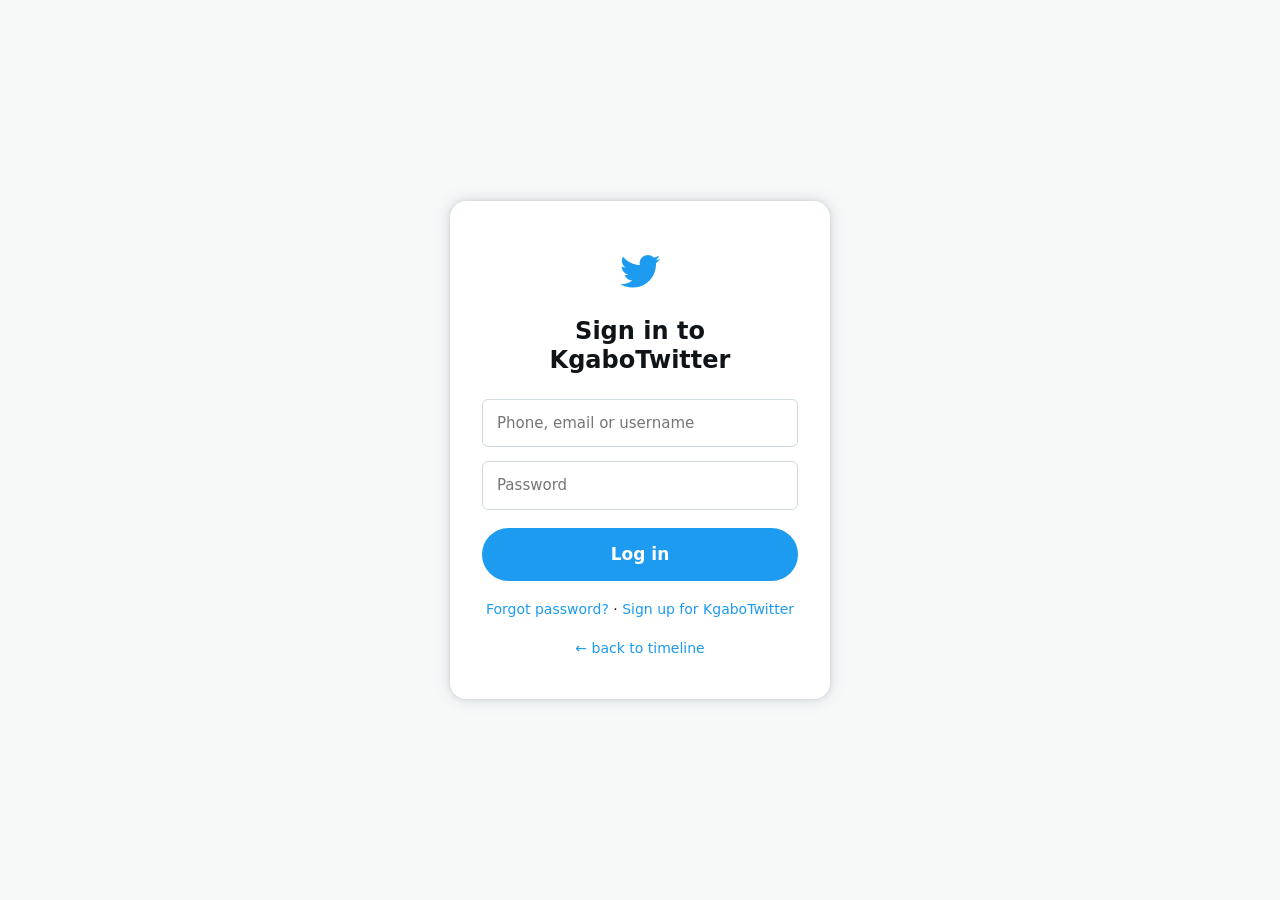
<file: login.html>
<!DOCTYPE html>
<html lang="en">
<head>
  <meta charset="UTF-8">
  <meta name="viewport" content="width=device-width, initial-scale=1.0">
  <title>Log in / KgaboTwitter</title>

  <link href="https://cdn.jsdelivr.net/npm/bootstrap@5.3.3/dist/css/bootstrap.min.css" rel="stylesheet">
  <link href="https://cdn.jsdelivr.net/npm/bootstrap-icons@1.11.3/font/bootstrap-icons.css" rel="stylesheet">
  <link rel="stylesheet" href="style.css">

</head>
<body>

  <div class="login-page">
    <div class="login-card">
      <i class="bi bi-twitter"></i>
      <h1>Sign in to KgaboTwitter</h1>

      <form action="index.html">
        <input type="text" placeholder="Phone, email or username" required>
        <input type="password" placeholder="Password" required>
        <button type="submit" class="tweet-btn">Log in</button>
      </form>

      <div class="login-links">
        <a href="#">Forgot password?</a> &middot;
        <a href="#">Sign up for KgaboTwitter</a>
      </div>
      <div class="login-links">
        <a href="index.html">&larr; back to timeline</a>
      </div>
    </div>
  </div>

</body>
</html>
</file>
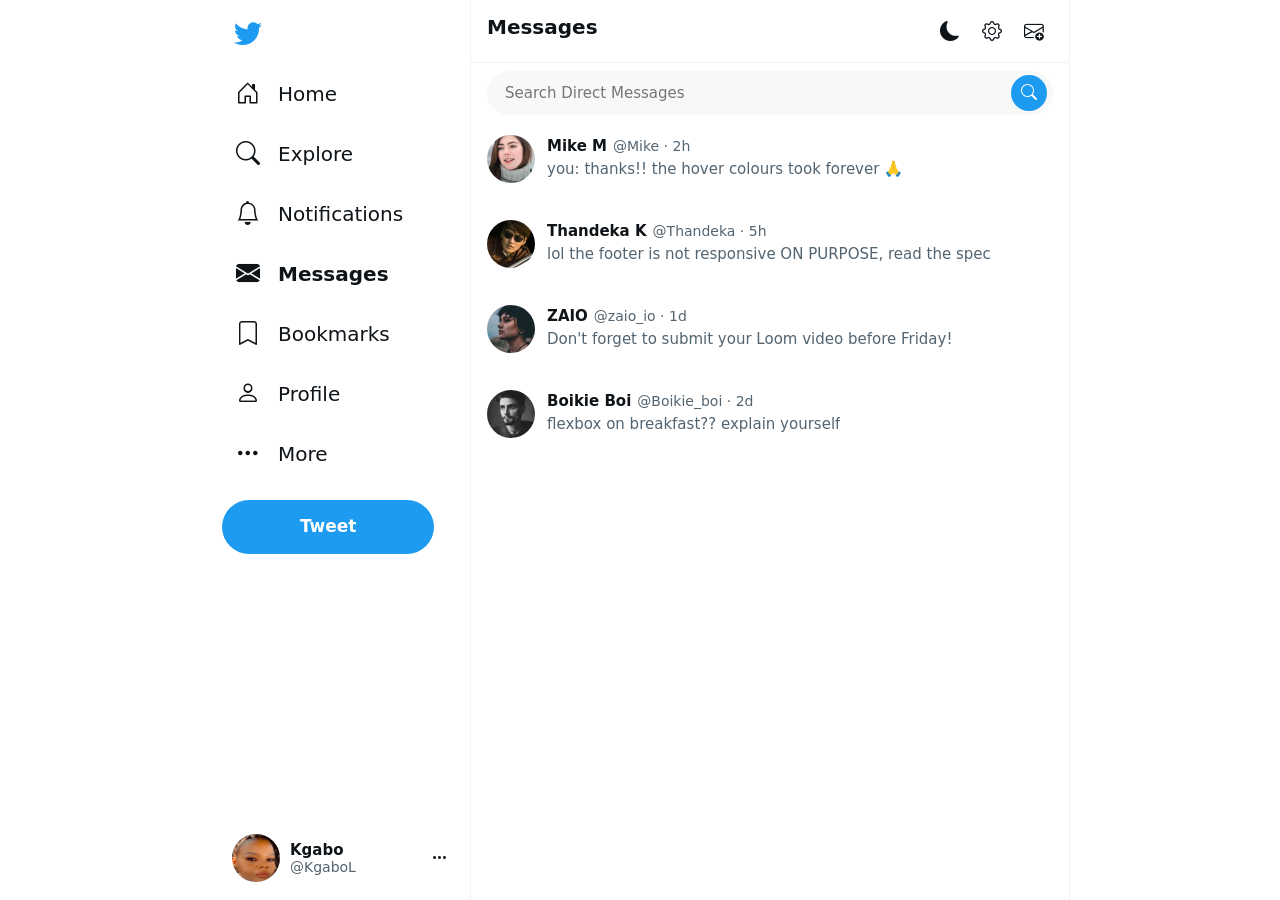
<file: messages.html>
<!DOCTYPE html>
<html lang="en">
<head>
  <meta charset="UTF-8">
  <meta name="viewport" content="width=device-width, initial-scale=1.0">
  <title>Messages / KgaboTwitter</title>

  <link href="https://cdn.jsdelivr.net/npm/bootstrap@5.3.3/dist/css/bootstrap.min.css" rel="stylesheet">
  <link href="https://cdn.jsdelivr.net/npm/bootstrap-icons@1.11.3/font/bootstrap-icons.css" rel="stylesheet">
  <link rel="stylesheet" href="style.css">
</head>
<body>
  <input type="checkbox" id="dark-toggle">

  <div class="page">
    <header class="left-sidebar">
      <div class="sidebar-top">
        <a href="index.html" class="logo" title="KgaboTwitter">
          <i class="bi bi-twitter"></i>
        </a>

        <nav class="main-nav">
          <a href="index.html" class="nav-item">
            <i class="bi bi-house-door"></i><span>Home</span>
          </a>
          <a href="explore.html" class="nav-item">
            <i class="bi bi-search"></i><span>Explore</span>
          </a>
          <a href="notifications.html" class="nav-item">
            <i class="bi bi-bell"></i><span>Notifications</span>
          </a>
          <a href="messages.html" class="nav-item active">
            <i class="bi bi-envelope-fill"></i><span>Messages</span>
          </a>
          <a href="bookmarks.html" class="nav-item">
            <i class="bi bi-bookmark"></i><span>Bookmarks</span>
          </a>
          <a href="profile.html" class="nav-item">
            <i class="bi bi-person"></i><span>Profile</span>
          </a>
          <a href="#moreMenu" class="nav-item">
            <i class="bi bi-three-dots"></i><span>More</span>
          </a>
        </nav>

        <a href="#tweetModal" class="tweet-btn">
          <span class="tweet-btn-text">Tweet</span>
          <i class="bi bi-feather tweet-btn-icon"></i>
        </a>
      </div>

      <a href="#accountMenu" class="profile-action" title="Account">
        <img src="resources/avatar-Kgabo.jpg" alt="my avatar" class="avatar">
        <div class="profile-names">
          <span class="profile-name">Kgabo</span>
          <span class="profile-handle">@KgaboL</span>
        </div>
        <i class="bi bi-three-dots"></i>
      </a>
    </header>
    <main class="timeline">
      <div class="timeline-header">
        <h1>Messages</h1>
        <div class="icon-btns">
          <label for="dark-toggle" class="star-btn dark-mode-btn" title="Toggle dark mode" aria-label="Toggle dark mode">
            <i class="bi bi-moon-fill"></i>
            <i class="bi bi-sun-fill"></i>
          </label>
<button class="star-btn" title="Settings">
            <i class="bi bi-gear"></i>
          </button>
          <a href="#newMessageModal" class="star-btn" title="New message">
            <i class="bi bi-envelope-plus"></i>
          </a>
        </div>
      </div>

      <div class="search-area msg-search">
        <div class="search-box">
          <input type="text" placeholder="Search Direct Messages">
          <button type="button" class="search-btn" title="Search">
            <i class="bi bi-search"></i>
          </button>
        </div>
      </div>

      <div class="convo">
        <img src="resources/avatar-naledi.jpg" alt="avatar" class="avatar">
        <div class="convo-body">
          <div class="convo-top">
            <span class="tweet-name">Mike M</span>
            <span class="tweet-meta">@Mike &middot; 2h</span>
          </div>
          <p class="convo-preview">you: thanks!! the hover colours took forever 🙏</p>
        </div>
      </div>

      <div class="convo">
        <img src="resources/avatar-sipho.jpg" alt="avatar" class="avatar">
        <div class="convo-body">
          <div class="convo-top">
            <span class="tweet-name">Thandeka K</span>
            <span class="tweet-meta">@Thandeka &middot; 5h</span>
          </div>
          <p class="convo-preview">lol the footer is not responsive ON PURPOSE, read the spec</p>
        </div>
      </div>

      <div class="convo">
        <img src="resources/avatar-zaio.jpg" alt="avatar" class="avatar">
        <div class="convo-body">
          <div class="convo-top">
            <span class="tweet-name">ZAIO</span>
            <span class="tweet-meta">@zaio_io &middot; 1d</span>
          </div>
          <p class="convo-preview">Don't forget to submit your Loom video before Friday!</p>
        </div>
      </div>

      <div class="convo">
        <img src="resources/avatar-thabo.jpg" alt="avatar" class="avatar">
        <div class="convo-body">
          <div class="convo-top">
            <span class="tweet-name">Boikie Boi</span>
            <span class="tweet-meta">@Boikie_boi &middot; 2d</span>
          </div>
          <p class="convo-preview">flexbox on breakfast?? explain yourself</p>
        </div>
      </div>
    </main>

  </div>
  <div class="modal-overlay" id="newMessageModal">
    <div class="tweet-modal">
      <a href="#" class="modal-close" title="Close"><i class="bi bi-x-lg"></i></a>
      <h2 class="modal-title">New message</h2>
      <div class="modal-body-pad">
        <input type="text" class="form-field" placeholder="Search people">
        <div class="convo">
          <img src="resources/avatar-naledi.jpg" alt="avatar" class="avatar">
          <div class="convo-body">
            <div class="convo-top">
              <span class="tweet-name">Lebogang M</span>
              <span class="tweet-meta">@lebo_dev</span>
            </div>
          </div>
        </div>
        <div class="convo">
          <img src="resources/avatar-csstricks.jpg" alt="avatar" class="avatar">
          <div class="convo-body">
            <div class="convo-top">
              <span class="tweet-name">CSS Tricks</span>
              <span class="tweet-meta">@css_tricks</span>
            </div>
          </div>
        </div>
        <a href="#" class="tweet-btn small" style="float: right;">Next</a>
      </div>
    </div>
  </div>
  <div class="modal-overlay" id="tweetModal">
    <div class="tweet-modal">
      <a href="#" class="modal-close" title="Close"><i class="bi bi-x-lg"></i></a>
      <div class="compose">
        <img src="resources/avatar-Kgabo.jpg" alt="my avatar" class="avatar">
        <div class="compose-right">
          <textarea placeholder="What's happening?" rows="4"></textarea>
          <div class="compose-actions">
            <div class="compose-icons">
              <i class="bi bi-image"></i>
              <i class="bi bi-filetype-gif"></i>
              <i class="bi bi-bar-chart"></i>
              <i class="bi bi-emoji-smile"></i>
            </div>
            <a href="#" class="tweet-btn small">Tweet</a>
          </div>
        </div>
      </div>
    </div>
  </div>
  <div class="menu-overlay" id="moreMenu">
    <a href="#" class="menu-backdrop" aria-label="Close menu"></a>
    <div class="menu-panel more-panel">
      <a href="settings.html" class="menu-item"><i class="bi bi-gear"></i>Settings and privacy</a>
      <a href="help.html" class="menu-item"><i class="bi bi-question-circle"></i>Help Center</a>
      <a href="display.html" class="menu-item"><i class="bi bi-brush"></i>Display</a>
      <a href="shortcuts.html" class="menu-item"><i class="bi bi-keyboard"></i>Keyboard shortcuts</a>
    </div>
  </div>
  <div class="menu-overlay" id="accountMenu">
    <a href="#" class="menu-backdrop" aria-label="Close menu"></a>
    <div class="menu-panel account-panel">
      <a href="profile.html" class="menu-item"><i class="bi bi-person-gear"></i>Edit profile</a>
      <a href="login.html" class="menu-item logout"><i class="bi bi-box-arrow-right"></i>Log out @KgaboL</a>
    </div>
  </div>

</body>
</html>
</file>
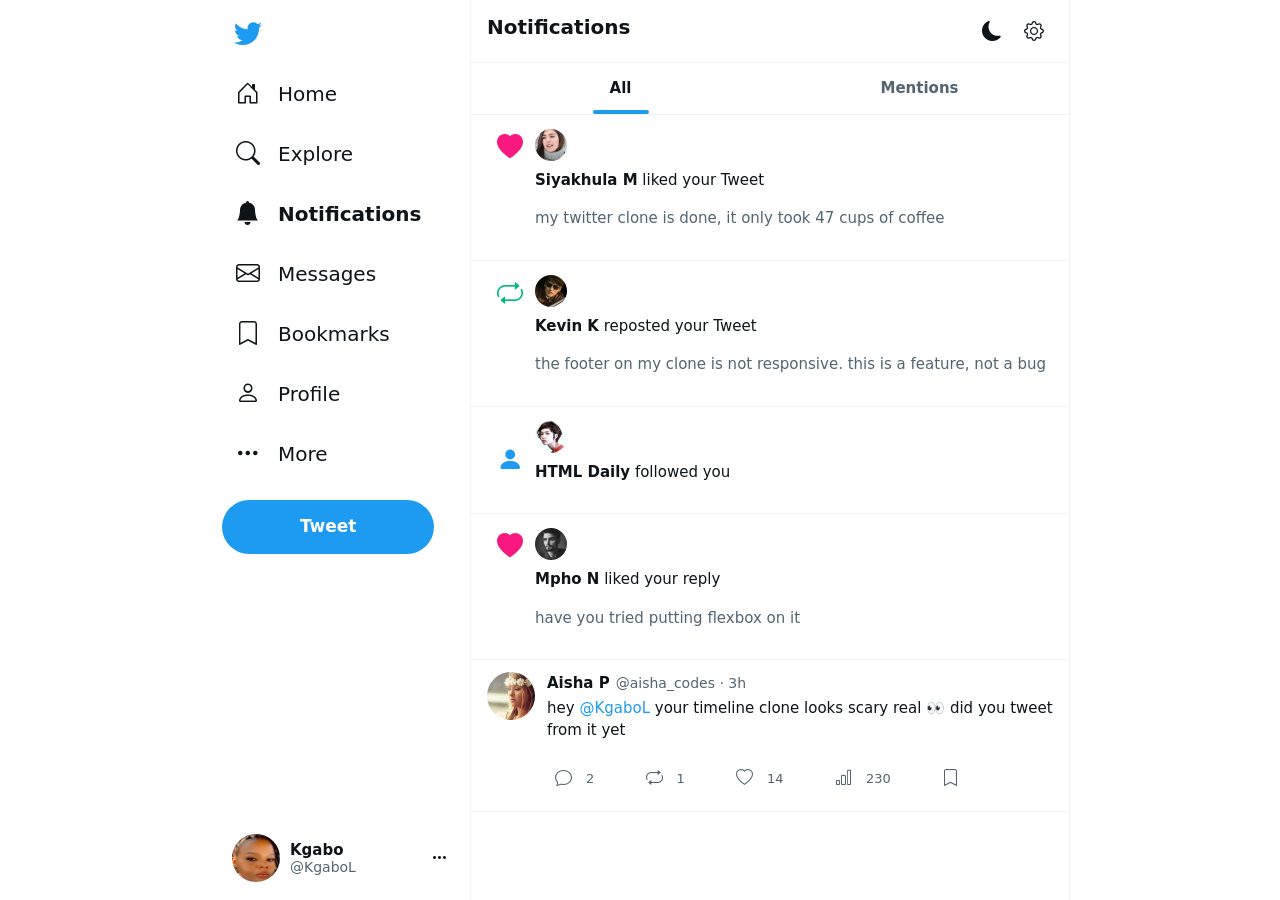
<file: notifications.html>
<!DOCTYPE html>
<html lang="en">
<head>
  <meta charset="UTF-8">
  <meta name="viewport" content="width=device-width, initial-scale=1.0">
  <title>Notifications / KgaboTwitter</title>

  <link href="https://cdn.jsdelivr.net/npm/bootstrap@5.3.3/dist/css/bootstrap.min.css" rel="stylesheet">
  <link href="https://cdn.jsdelivr.net/npm/bootstrap-icons@1.11.3/font/bootstrap-icons.css" rel="stylesheet">
  <link rel="stylesheet" href="style.css">
</head>
<body>
  <input type="checkbox" id="dark-toggle">

  <div class="page">
    <header class="left-sidebar">
      <div class="sidebar-top">
        <a href="index.html" class="logo" title="KgaboTwitter">
          <i class="bi bi-twitter"></i>
        </a>

        <nav class="main-nav">
          <a href="index.html" class="nav-item">
            <i class="bi bi-house-door"></i><span>Home</span>
          </a>
          <a href="explore.html" class="nav-item">
            <i class="bi bi-search"></i><span>Explore</span>
          </a>
          <a href="notifications.html" class="nav-item active">
            <i class="bi bi-bell-fill"></i><span>Notifications</span>
          </a>
          <a href="messages.html" class="nav-item">
            <i class="bi bi-envelope"></i><span>Messages</span>
          </a>
          <a href="bookmarks.html" class="nav-item">
            <i class="bi bi-bookmark"></i><span>Bookmarks</span>
          </a>
          <a href="profile.html" class="nav-item">
            <i class="bi bi-person"></i><span>Profile</span>
          </a>
          <a href="#moreMenu" class="nav-item">
            <i class="bi bi-three-dots"></i><span>More</span>
          </a>
        </nav>

        <a href="#tweetModal" class="tweet-btn">
          <span class="tweet-btn-text">Tweet</span>
          <i class="bi bi-feather tweet-btn-icon"></i>
        </a>
      </div>

      <a href="#accountMenu" class="profile-action" title="Account">
        <img src="resources/avatar-Kgabo.jpg" alt="my avatar" class="avatar">
        <div class="profile-names">
          <span class="profile-name">Kgabo</span>
          <span class="profile-handle">@KgaboL</span>
        </div>
        <i class="bi bi-three-dots"></i>
      </a>
    </header>
    <main class="timeline">
      <div class="timeline-header">
        <h1>Notifications</h1>
        <div class="icon-btns">
          <label for="dark-toggle" class="star-btn dark-mode-btn" title="Toggle dark mode" aria-label="Toggle dark mode">
            <i class="bi bi-moon-fill"></i>
            <i class="bi bi-sun-fill"></i>
          </label>
<button class="star-btn" title="Settings">
          <i class="bi bi-gear"></i>
        </button>
        </div>
      </div>

      <div class="tabs">
        <a href="#" class="tab active">All</a>
        <a href="#" class="tab">Mentions</a>
      </div>

      <div class="notif like">
        <i class="bi bi-heart-fill"></i>
        <div>
          <img src="resources/avatar-naledi.jpg" alt="avatar" class="avatar small">
          <p class="notif-text"><b>Siyakhula M</b> liked your Tweet</p>
          <p class="notif-snippet">my twitter clone is done, it only took 47 cups of coffee</p>
        </div>
      </div>

      <div class="notif repost">
        <i class="bi bi-repeat"></i>
        <div>
          <img src="resources/avatar-sipho.jpg" alt="avatar" class="avatar small">
          <p class="notif-text"><b>Kevin K</b> reposted your Tweet</p>
          <p class="notif-snippet">the footer on my clone is not responsive. this is a feature, not a bug</p>
        </div>
      </div>

      <div class="notif follow">
        <i class="bi bi-person-fill"></i>
        <div>
          <img src="resources/avatar-htmldaily.jpg" alt="avatar" class="avatar small">
          <p class="notif-text"><b>HTML Daily</b> followed you</p>
        </div>
      </div>

      <div class="notif like">
        <i class="bi bi-heart-fill"></i>
        <div>
          <img src="resources/avatar-thabo.jpg" alt="avatar" class="avatar small">
          <p class="notif-text"><b>Mpho N</b> liked your reply</p>
          <p class="notif-snippet">have you tried putting flexbox on it</p>
        </div>
      </div>
      <article class="tweet">
        <img src="resources/avatar-aisha.jpg" alt="avatar" class="avatar">
        <div class="tweet-body">
          <div class="tweet-top">
            <span class="tweet-name">Aisha P</span>
            <span class="tweet-meta">@aisha_codes &middot; 3h</span>
          </div>
          <p>hey <span class="blue">@KgaboL</span> your timeline clone looks scary real 👀 did you tweet from it yet</p>
          <div class="tweet-actions">
            <a href="#replyModal" class="action reply" title="Reply"><i class="bi bi-chat"></i><span>2</span></a>
            <label class="action repost" title="Repost"><input type="checkbox"><i class="bi bi-repeat off"></i><i class="bi bi-repeat on"></i><span class="off">1</span><span class="on">2</span></label>
            <label class="action like" title="Like"><input type="checkbox"><i class="bi bi-heart off"></i><i class="bi bi-heart-fill on"></i><span class="off">14</span><span class="on">15</span></label>
            <label class="action views" title="Views"><input type="checkbox"><i class="bi bi-bar-chart off"></i><i class="bi bi-bar-chart-fill on"></i><span class="off">230</span><span class="on">231</span></label>
            <label class="action bookmark" title="Bookmark"><input type="checkbox"><i class="bi bi-bookmark off"></i><i class="bi bi-bookmark-fill on"></i></label>
          </div>
        </div>
      </article>
    </main>

  </div>
  <div class="modal-overlay" id="tweetModal">
    <div class="tweet-modal">
      <a href="#" class="modal-close" title="Close"><i class="bi bi-x-lg"></i></a>
      <div class="compose">
        <img src="resources/avatar-Kgabo.jpg" alt="my avatar" class="avatar">
        <div class="compose-right">
          <textarea placeholder="What's happening?" rows="4"></textarea>
          <div class="compose-actions">
            <div class="compose-icons">
              <i class="bi bi-image"></i>
              <i class="bi bi-filetype-gif"></i>
              <i class="bi bi-bar-chart"></i>
              <i class="bi bi-emoji-smile"></i>
            </div>
            <a href="#" class="tweet-btn small">Tweet</a>
          </div>
        </div>
      </div>
    </div>
  </div>
  <div class="modal-overlay" id="replyModal">
    <div class="tweet-modal">
      <a href="#" class="modal-close" title="Close"><i class="bi bi-x-lg"></i></a>
      <div class="reply-quote">
        <img src="resources/avatar-aisha.jpg" alt="avatar" class="avatar">
        <div>
          <div class="tweet-top">
            <span class="tweet-name">Aisha P</span>
            <span class="tweet-meta">@aisha_codes &middot; 3h</span>
          </div>
          <p>hey <span class="blue">@KgaboL</span> your timeline clone looks scary real 👀 did you tweet from it yet</p>
          <span class="replying-to">Replying to <span class="blue">@aisha_codes</span></span>
        </div>
      </div>
      <div class="compose">
        <img src="resources/avatar-Kgabo.jpg" alt="my avatar" class="avatar">
        <div class="compose-right">
          <textarea placeholder="Tweet your reply" rows="3"></textarea>
          <div class="compose-actions">
            <div class="compose-icons">
              <i class="bi bi-image"></i>
              <i class="bi bi-emoji-smile"></i>
            </div>
            <a href="#" class="tweet-btn small">Reply</a>
          </div>
        </div>
      </div>
    </div>
  </div>
  <div class="menu-overlay" id="moreMenu">
    <a href="#" class="menu-backdrop" aria-label="Close menu"></a>
    <div class="menu-panel more-panel">
      <a href="settings.html" class="menu-item"><i class="bi bi-gear"></i>Settings and privacy</a>
      <a href="help.html" class="menu-item"><i class="bi bi-question-circle"></i>Help Center</a>
      <a href="display.html" class="menu-item"><i class="bi bi-brush"></i>Display</a>
      <a href="shortcuts.html" class="menu-item"><i class="bi bi-keyboard"></i>Keyboard shortcuts</a>
    </div>
  </div>
  <div class="menu-overlay" id="accountMenu">
    <a href="#" class="menu-backdrop" aria-label="Close menu"></a>
    <div class="menu-panel account-panel">
      <a href="profile.html" class="menu-item"><i class="bi bi-person-gear"></i>Edit profile</a>
      <a href="login.html" class="menu-item logout"><i class="bi bi-box-arrow-right"></i>Log out @KgaboL</a>
    </div>
  </div>

</body>
</html>
</file>
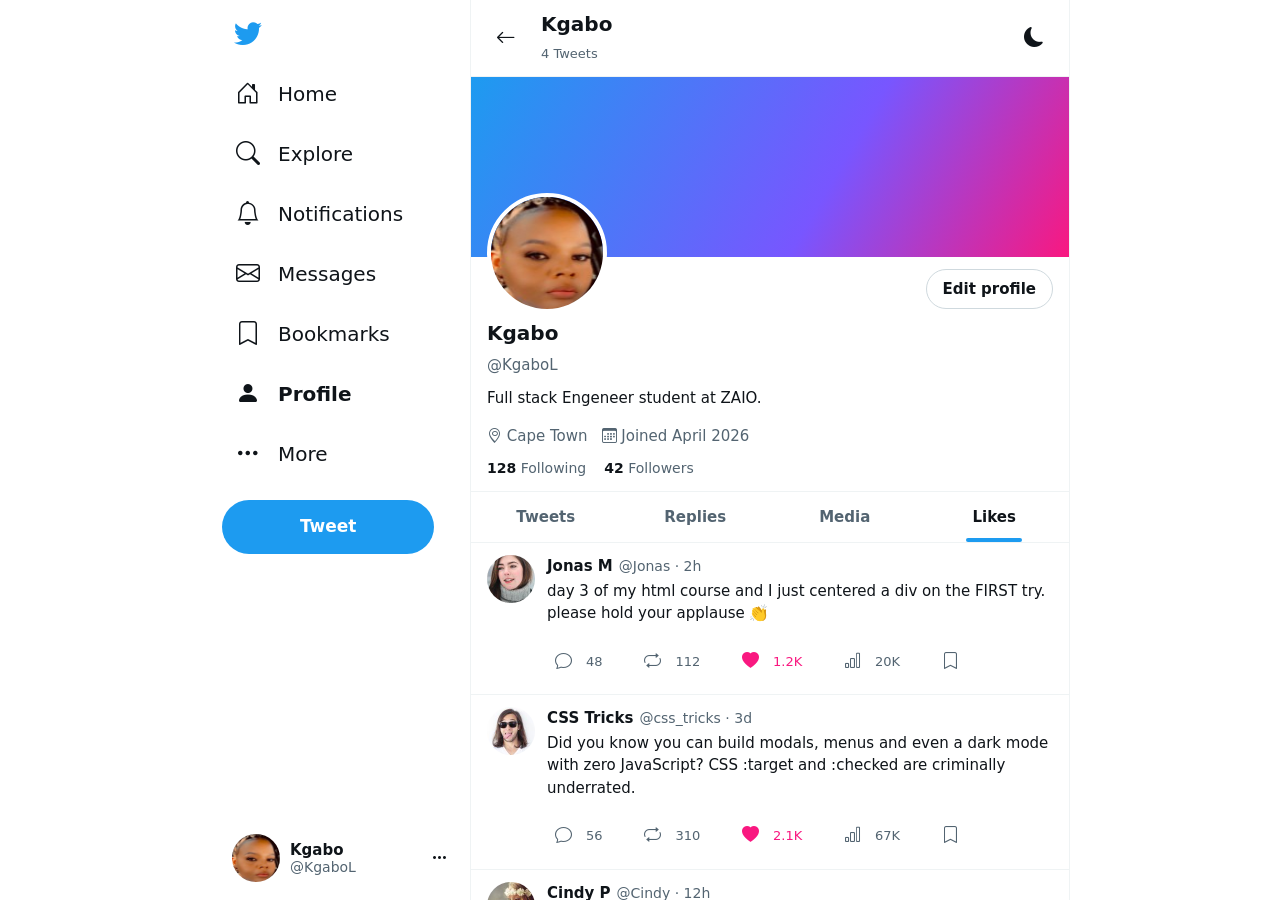
<file: profile-likes.html>
<!DOCTYPE html>
<html lang="en">
<head>
  <meta charset="UTF-8">
  <meta name="viewport" content="width=device-width, initial-scale=1.0">
  <title>Kgabo (@KgaboL) - Likes / KgaboTwitter</title>

  <link href="https://cdn.jsdelivr.net/npm/bootstrap@5.3.3/dist/css/bootstrap.min.css" rel="stylesheet">
  <link href="https://cdn.jsdelivr.net/npm/bootstrap-icons@1.11.3/font/bootstrap-icons.css" rel="stylesheet">
  <link rel="stylesheet" href="style.css">
</head>
<body>
  <input type="checkbox" id="dark-toggle">

  <div class="page">
    <header class="left-sidebar">
      <div class="sidebar-top">
        <a href="index.html" class="logo" title="KgaboTwitter">
          <i class="bi bi-twitter"></i>
        </a>

        <nav class="main-nav">
          <a href="index.html" class="nav-item">
            <i class="bi bi-house-door"></i><span>Home</span>
          </a>
          <a href="explore.html" class="nav-item">
            <i class="bi bi-search"></i><span>Explore</span>
          </a>
          <a href="notifications.html" class="nav-item">
            <i class="bi bi-bell"></i><span>Notifications</span>
          </a>
          <a href="messages.html" class="nav-item">
            <i class="bi bi-envelope"></i><span>Messages</span>
          </a>
          <a href="bookmarks.html" class="nav-item">
            <i class="bi bi-bookmark"></i><span>Bookmarks</span>
          </a>
          <a href="profile.html" class="nav-item active">
            <i class="bi bi-person-fill"></i><span>Profile</span>
          </a>
          <a href="#moreMenu" class="nav-item">
            <i class="bi bi-three-dots"></i><span>More</span>
          </a>
        </nav>

        <a href="#tweetModal" class="tweet-btn">
          <span class="tweet-btn-text">Tweet</span>
          <i class="bi bi-feather tweet-btn-icon"></i>
        </a>
      </div>

      <a href="#accountMenu" class="profile-action" title="Account">
        <img src="resources/avatar-Kgabo.jpg" alt="my avatar" class="avatar">
        <div class="profile-names">
          <span class="profile-name">Kgabo</span>
          <span class="profile-handle">@KgaboL</span>
        </div>
        <i class="bi bi-three-dots"></i>
      </a>
    </header>
    <main class="timeline">
      <div class="timeline-header">
        <div class="header-left">
          <a href="index.html" class="star-btn" title="Back">
            <i class="bi bi-arrow-left"></i>
          </a>
          <div class="header-title">
            <h1>Kgabo</h1>
            <span class="sub">4 Tweets</span>
          </div>
        </div>
          <label for="dark-toggle" class="star-btn dark-mode-btn" title="Toggle dark mode" aria-label="Toggle dark mode">
            <i class="bi bi-moon-fill"></i>
            <i class="bi bi-sun-fill"></i>
          </label>
</div>

      <div class="banner"></div>

      <div class="profile-block">
        <div class="profile-row">
          <img src="resources/avatar-Kgabo.jpg" alt="my avatar" class="profile-avatar">
          <a href="#editProfileModal" class="edit-btn">Edit profile</a>
        </div>
        <h2>Kgabo</h2>
        <span class="handle">@KgaboL</span>
        <p class="bio">Full stack Engeneer student at ZAIO.</p>
        <div class="profile-meta">
          <span><i class="bi bi-geo-alt"></i> Cape Town</span>
          <span><i class="bi bi-calendar3"></i> Joined April 2026</span>
        </div>
        <div class="profile-stats">
          <span><b>128</b> Following</span>
          <span><b>42</b> Followers</span>
        </div>
</div>

      <div class="tabs">
        <a href="profile.html" class="tab">Tweets</a>
        <a href="profile-replies.html" class="tab">Replies</a>
        <a href="profile-media.html" class="tab">Media</a>
        <a href="profile-likes.html" class="tab active">Likes</a>
      </div>
      <article class="tweet">
        <img src="resources/avatar-naledi.jpg" alt="avatar" class="avatar">
        <div class="tweet-body">
          <div class="tweet-top">
            <span class="tweet-name">Jonas M</span>
            <span class="tweet-meta">@Jonas &middot; 2h</span>
          </div>
          <p>day 3 of my html course and I just centered a div on the FIRST try. please hold your applause 👏</p>
          <div class="tweet-actions">
            <a href="#replyModal" class="action reply" title="Reply"><i class="bi bi-chat"></i><span>48</span></a>
            <label class="action repost" title="Repost"><input type="checkbox"><i class="bi bi-repeat off"></i><i class="bi bi-repeat on"></i><span class="off">112</span><span class="on">113</span></label>
            <label class="action like" title="Like"><input type="checkbox" checked><i class="bi bi-heart off"></i><i class="bi bi-heart-fill on"></i><span class="off">1.2K</span><span class="on">1.2K</span></label>
            <label class="action views" title="Views"><input type="checkbox"><i class="bi bi-bar-chart off"></i><i class="bi bi-bar-chart-fill on"></i><span class="off">20K</span><span class="on">20K</span></label>
            <label class="action bookmark" title="Bookmark"><input type="checkbox"><i class="bi bi-bookmark off"></i><i class="bi bi-bookmark-fill on"></i></label>
          </div>
        </div>
      </article>

      <article class="tweet">
        <img src="resources/avatar-csstricks.jpg" alt="avatar" class="avatar">
        <div class="tweet-body">
          <div class="tweet-top">
            <span class="tweet-name">CSS Tricks</span>
            <span class="tweet-meta">@css_tricks &middot; 3d</span>
          </div>
          <p>Did you know you can build modals, menus and even a dark mode with zero JavaScript? CSS :target and :checked are criminally underrated.</p>
          <div class="tweet-actions">
            <a href="#replyModal" class="action reply" title="Reply"><i class="bi bi-chat"></i><span>56</span></a>
            <label class="action repost" title="Repost"><input type="checkbox"><i class="bi bi-repeat off"></i><i class="bi bi-repeat on"></i><span class="off">310</span><span class="on">311</span></label>
            <label class="action like" title="Like"><input type="checkbox" checked><i class="bi bi-heart off"></i><i class="bi bi-heart-fill on"></i><span class="off">2.1K</span><span class="on">2.1K</span></label>
            <label class="action views" title="Views"><input type="checkbox"><i class="bi bi-bar-chart off"></i><i class="bi bi-bar-chart-fill on"></i><span class="off">67K</span><span class="on">67K</span></label>
            <label class="action bookmark" title="Bookmark"><input type="checkbox"><i class="bi bi-bookmark off"></i><i class="bi bi-bookmark-fill on"></i></label>
          </div>
        </div>
      </article>

      <article class="tweet">
        <img src="resources/avatar-aisha.jpg" alt="avatar" class="avatar">
        <div class="tweet-body">
          <div class="tweet-top">
            <span class="tweet-name">Cindy P</span>
            <span class="tweet-meta">@Cindy &middot; 12h</span>
          </div>
          <p>me: I'll just fix this one small padding issue<br>also me, 3 hours later: why is the footer in the ocean</p>
          <div class="tweet-actions">
            <a href="#replyModal" class="action reply" title="Reply"><i class="bi bi-chat"></i><span>77</span></a>
            <label class="action repost" title="Repost"><input type="checkbox"><i class="bi bi-repeat off"></i><i class="bi bi-repeat on"></i><span class="off">260</span><span class="on">261</span></label>
            <label class="action like" title="Like"><input type="checkbox" checked><i class="bi bi-heart off"></i><i class="bi bi-heart-fill on"></i><span class="off">2.9K</span><span class="on">2.9K</span></label>
            <label class="action views" title="Views"><input type="checkbox"><i class="bi bi-bar-chart off"></i><i class="bi bi-bar-chart-fill on"></i><span class="off">88K</span><span class="on">88K</span></label>
            <label class="action bookmark" title="Bookmark"><input type="checkbox"><i class="bi bi-bookmark off"></i><i class="bi bi-bookmark-fill on"></i></label>
          </div>
        </div>
      </article>
    </main>

  </div>
  <div class="modal-overlay" id="editProfileModal">
    <div class="tweet-modal">
      <a href="#" class="modal-close" title="Close"><i class="bi bi-x-lg"></i></a>
      <h2 class="modal-title">Edit profile</h2>
      <div class="modal-body-pad">
        <input type="text" class="form-field" value="Kgabo" placeholder="Name">
        <input type="text" class="form-field" value="Cape Town" placeholder="Location">
        <textarea class="form-field" rows="3" placeholder="Bio">Full stack Engeneer student at ZAIO.</textarea>
        <a href="#" class="tweet-btn small" style="float: right;">Save</a>
      </div>
    </div>
  </div>
  <div class="modal-overlay" id="tweetModal">
    <div class="tweet-modal">
      <a href="#" class="modal-close" title="Close"><i class="bi bi-x-lg"></i></a>
      <div class="compose">
        <img src="resources/avatar-Kgabo.jpg" alt="my avatar" class="avatar">
        <div class="compose-right">
          <textarea placeholder="What's happening?" rows="4"></textarea>
          <div class="compose-actions">
            <div class="compose-icons">
              <i class="bi bi-image"></i>
              <i class="bi bi-filetype-gif"></i>
              <i class="bi bi-bar-chart"></i>
              <i class="bi bi-emoji-smile"></i>
            </div>
            <a href="#" class="tweet-btn small">Tweet</a>
          </div>
        </div>
</div>
    </div>
  </div>
  <div class="modal-overlay" id="replyModal">
    <div class="tweet-modal">
      <a href="#" class="modal-close" title="Close"><i class="bi bi-x-lg"></i></a>
      <div class="reply-quote">
        <img src="resources/avatar-naledi.jpg" alt="avatar" class="avatar">
        <div>
          <div class="tweet-top">
            <span class="tweet-name">Moipone M</span>
            <span class="tweet-meta">@Moipone &middot; 2h</span>
          </div>
          <p>day 3 of my html course and I just centered a div on the FIRST try. please hold your applause 👏</p>
          <span class="replying-to">Replying to <span class="blue">@naledi_dev</span></span>
        </div>
</div>
      <div class="compose">
        <img src="resources/avatar-Kgabo.jpg" alt="my avatar" class="avatar">
        <div class="compose-right">
          <textarea placeholder="Tweet your reply" rows="3"></textarea>
          <div class="compose-actions">
            <div class="compose-icons">
              <i class="bi bi-image"></i>
              <i class="bi bi-emoji-smile"></i>
            </div>
            <a href="#" class="tweet-btn small">Reply</a>
          </div>
        </div>
</div>
    </div>
  </div>
  <div class="menu-overlay" id="moreMenu">
    <a href="#" class="menu-backdrop" aria-label="Close menu"></a>
    <div class="menu-panel more-panel">
      <a href="settings.html" class="menu-item"><i class="bi bi-gear"></i>Settings and privacy</a>
      <a href="help.html" class="menu-item"><i class="bi bi-question-circle"></i>Help Center</a>
      <a href="display.html" class="menu-item"><i class="bi bi-brush"></i>Display</a>
      <a href="shortcuts.html" class="menu-item"><i class="bi bi-keyboard"></i>Keyboard shortcuts</a>
    </div>
  </div>
  <div class="menu-overlay" id="accountMenu">
    <a href="#" class="menu-backdrop" aria-label="Close menu"></a>
    <div class="menu-panel account-panel">
      <a href="profile.html" class="menu-item"><i class="bi bi-person-gear"></i>Edit profile</a>
      <a href="login.html" class="menu-item logout"><i class="bi bi-box-arrow-right"></i>Log out @KgaboL</a>
    </div>
  </div>

</body>
</html>
</file>
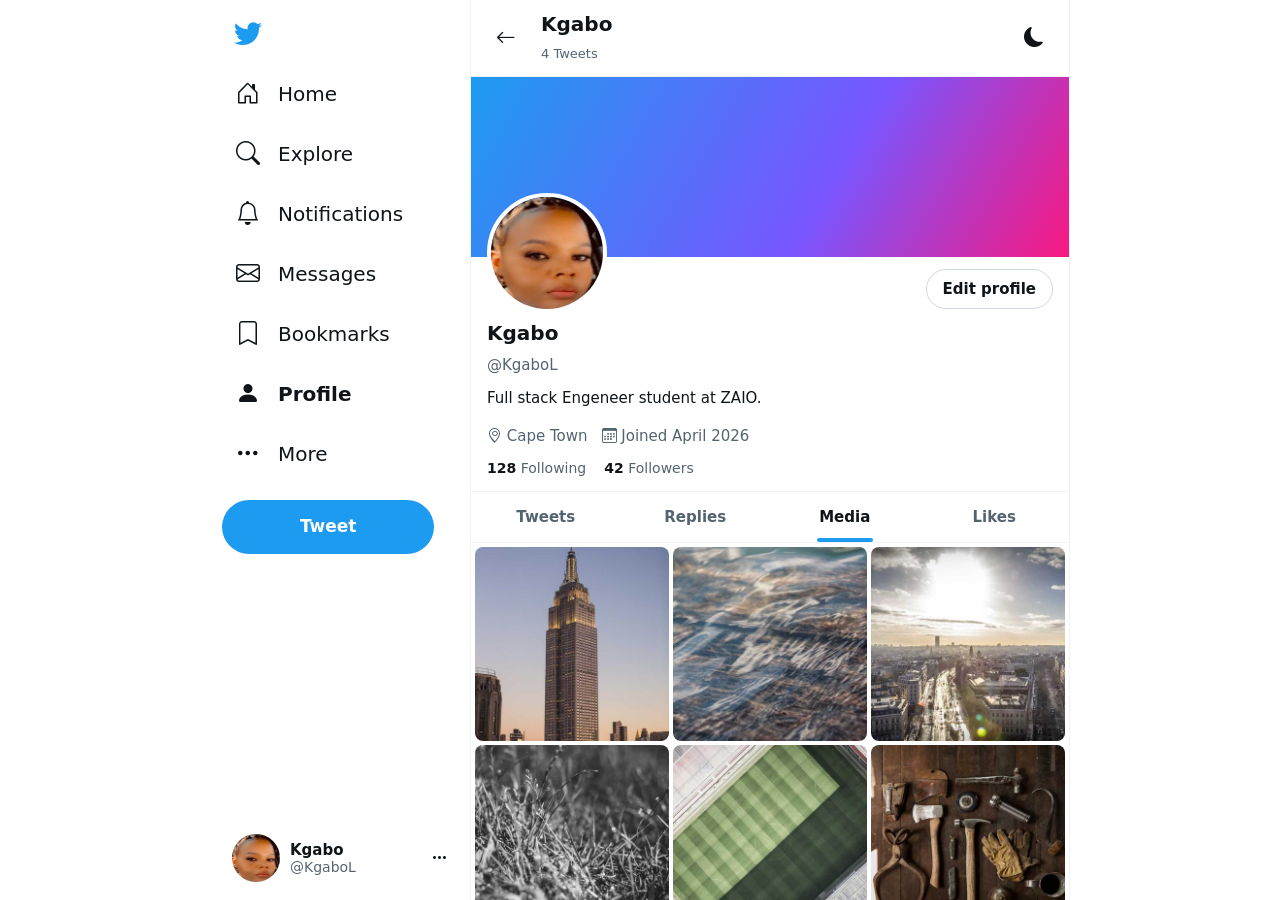
<file: profile-media.html>
<!DOCTYPE html>
<html lang="en">
<head>
  <meta charset="UTF-8">
  <meta name="viewport" content="width=device-width, initial-scale=1.0">
  <title>Kgabo (@KgaboL) - Media / KgaboTwitter</title>

  <link href="https://cdn.jsdelivr.net/npm/bootstrap@5.3.3/dist/css/bootstrap.min.css" rel="stylesheet">
  <link href="https://cdn.jsdelivr.net/npm/bootstrap-icons@1.11.3/font/bootstrap-icons.css" rel="stylesheet">
  <link rel="stylesheet" href="style.css">
</head>
<body>
  <input type="checkbox" id="dark-toggle">

  <div class="page">
    <header class="left-sidebar">
      <div class="sidebar-top">
        <a href="index.html" class="logo" title="KgaboTwitter">
          <i class="bi bi-twitter"></i>
        </a>

        <nav class="main-nav">
          <a href="index.html" class="nav-item">
            <i class="bi bi-house-door"></i><span>Home</span>
          </a>
          <a href="explore.html" class="nav-item">
            <i class="bi bi-search"></i><span>Explore</span>
          </a>
          <a href="notifications.html" class="nav-item">
            <i class="bi bi-bell"></i><span>Notifications</span>
          </a>
          <a href="messages.html" class="nav-item">
            <i class="bi bi-envelope"></i><span>Messages</span>
          </a>
          <a href="bookmarks.html" class="nav-item">
            <i class="bi bi-bookmark"></i><span>Bookmarks</span>
          </a>
          <a href="profile.html" class="nav-item active">
            <i class="bi bi-person-fill"></i><span>Profile</span>
          </a>
          <a href="#moreMenu" class="nav-item">
            <i class="bi bi-three-dots"></i><span>More</span>
          </a>
        </nav>

        <a href="#tweetModal" class="tweet-btn">
          <span class="tweet-btn-text">Tweet</span>
          <i class="bi bi-feather tweet-btn-icon"></i>
        </a>
      </div>

      <a href="#accountMenu" class="profile-action" title="Account">
        <img src="resources/avatar-Kgabo.jpg" alt="my avatar" class="avatar">
        <div class="profile-names">
          <span class="profile-name">Kgabo</span>
          <span class="profile-handle">@KgaboL</span>
        </div>
        <i class="bi bi-three-dots"></i>
      </a>
    </header>
    <main class="timeline">
      <div class="timeline-header">
        <div class="header-left">
          <a href="index.html" class="star-btn" title="Back">
            <i class="bi bi-arrow-left"></i>
          </a>
          <div class="header-title">
            <h1>Kgabo</h1>
            <span class="sub">4 Tweets</span>
          </div>
        </div>
          <label for="dark-toggle" class="star-btn dark-mode-btn" title="Toggle dark mode" aria-label="Toggle dark mode">
            <i class="bi bi-moon-fill"></i>
            <i class="bi bi-sun-fill"></i>
          </label>
</div>

      <div class="banner"></div>

      <div class="profile-block">
        <div class="profile-row">
          <img src="resources/avatar-Kgabo.jpg" alt="my avatar" class="profile-avatar">
          <a href="#editProfileModal" class="edit-btn">Edit profile</a>
        </div>
        <h2>Kgabo</h2>
        <span class="handle">@KgaboL</span>
        <p class="bio">Full stack Engeneer student at ZAIO.</p>
        <div class="profile-meta">
          <span><i class="bi bi-geo-alt"></i> Cape Town</span>
          <span><i class="bi bi-calendar3"></i> Joined April 2026</span>
        </div>
        <div class="profile-stats">
          <span><b>128</b> Following</span>
          <span><b>42</b> Followers</span>
        </div>
</div>

      <div class="tabs">
        <a href="profile.html" class="tab">Tweets</a>
        <a href="profile-replies.html" class="tab">Replies</a>
        <a href="profile-media.html" class="tab active">Media</a>
        <a href="profile-likes.html" class="tab">Likes</a>
      </div>
      <div class="media-grid">
        <img src="resources/media1.jpg" alt="photo 1">
        <img src="resources/media2.jpg" alt="photo 2">
        <img src="resources/media3.jpg" alt="photo 3">
        <img src="resources/media4.jpg" alt="photo 4">
        <img src="resources/media5.jpg" alt="photo 5">
        <img src="resources/media6.jpg" alt="photo 6">
      </div>
    </main>

  </div>
  <div class="modal-overlay" id="editProfileModal">
    <div class="tweet-modal">
      <a href="#" class="modal-close" title="Close"><i class="bi bi-x-lg"></i></a>
      <h2 class="modal-title">Edit profile</h2>
      <div class="modal-body-pad">
        <input type="text" class="form-field" value="Kgabo" placeholder="Name">
        <input type="text" class="form-field" value="Cape Town" placeholder="Location">
        <textarea class="form-field" rows="3" placeholder="Bio">Full stack Engeneer student at ZAIO.</textarea>
        <a href="#" class="tweet-btn small" style="float: right;">Save</a>
      </div>
    </div>
  </div>
  <div class="modal-overlay" id="tweetModal">
    <div class="tweet-modal">
      <a href="#" class="modal-close" title="Close"><i class="bi bi-x-lg"></i></a>
      <div class="compose">
        <img src="resources/avatar-Kgabo.jpg" alt="my avatar" class="avatar">
        <div class="compose-right">
          <textarea placeholder="What's happening?" rows="4"></textarea>
          <div class="compose-actions">
            <div class="compose-icons">
              <i class="bi bi-image"></i>
              <i class="bi bi-filetype-gif"></i>
              <i class="bi bi-bar-chart"></i>
              <i class="bi bi-emoji-smile"></i>
            </div>
            <a href="#" class="tweet-btn small">Tweet</a>
          </div>
        </div>
</div>
    </div>
  </div>
  <div class="menu-overlay" id="moreMenu">
    <a href="#" class="menu-backdrop" aria-label="Close menu"></a>
    <div class="menu-panel more-panel">
      <a href="settings.html" class="menu-item"><i class="bi bi-gear"></i>Settings and privacy</a>
      <a href="help.html" class="menu-item"><i class="bi bi-question-circle"></i>Help Center</a>
      <a href="display.html" class="menu-item"><i class="bi bi-brush"></i>Display</a>
      <a href="shortcuts.html" class="menu-item"><i class="bi bi-keyboard"></i>Keyboard shortcuts</a>
    </div>
  </div>
  <div class="menu-overlay" id="accountMenu">
    <a href="#" class="menu-backdrop" aria-label="Close menu"></a>
    <div class="menu-panel account-panel">
      <a href="profile.html" class="menu-item"><i class="bi bi-person-gear"></i>Edit profile</a>
      <a href="login.html" class="menu-item logout"><i class="bi bi-box-arrow-right"></i>Log out @KgaboL</a>
    </div>
  </div>

</body>
</html>
</file>
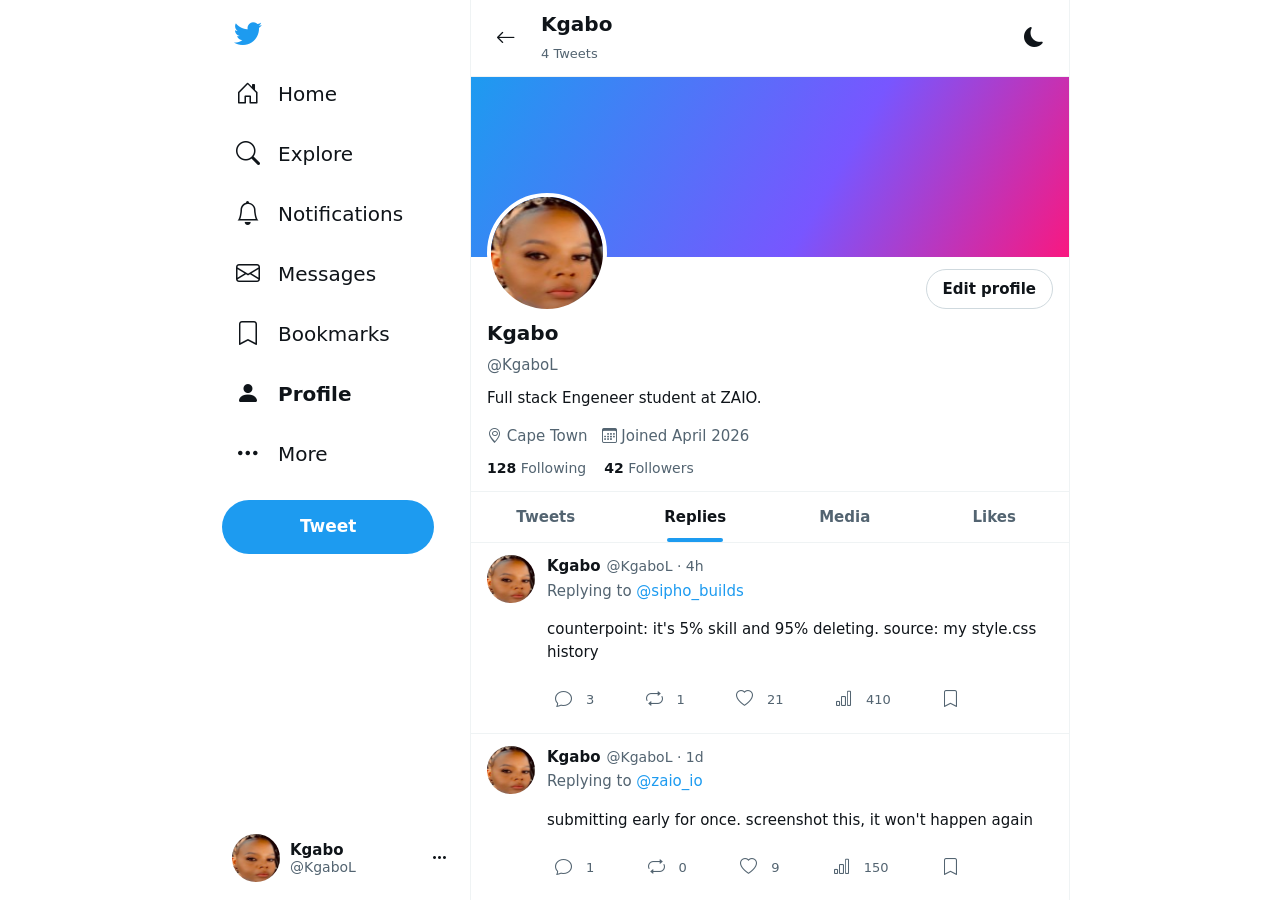
<file: profile-replies.html>
<!DOCTYPE html>
<html lang="en">
<head>
  <meta charset="UTF-8">
  <meta name="viewport" content="width=device-width, initial-scale=1.0">
  <title>Kgabo (@KgaboL) - Replies / KgaboTwitter</title>

  <link href="https://cdn.jsdelivr.net/npm/bootstrap@5.3.3/dist/css/bootstrap.min.css" rel="stylesheet">
  <link href="https://cdn.jsdelivr.net/npm/bootstrap-icons@1.11.3/font/bootstrap-icons.css" rel="stylesheet">
  <link rel="stylesheet" href="style.css">
</head>
<body>
  <input type="checkbox" id="dark-toggle">

  <div class="page">
    <header class="left-sidebar">
      <div class="sidebar-top">
        <a href="index.html" class="logo" title="KgaboTwitter">
          <i class="bi bi-twitter"></i>
        </a>

        <nav class="main-nav">
          <a href="index.html" class="nav-item">
            <i class="bi bi-house-door"></i><span>Home</span>
          </a>
          <a href="explore.html" class="nav-item">
            <i class="bi bi-search"></i><span>Explore</span>
          </a>
          <a href="notifications.html" class="nav-item">
            <i class="bi bi-bell"></i><span>Notifications</span>
          </a>
          <a href="messages.html" class="nav-item">
            <i class="bi bi-envelope"></i><span>Messages</span>
          </a>
          <a href="bookmarks.html" class="nav-item">
            <i class="bi bi-bookmark"></i><span>Bookmarks</span>
          </a>
          <a href="profile.html" class="nav-item active">
            <i class="bi bi-person-fill"></i><span>Profile</span>
          </a>
          <a href="#moreMenu" class="nav-item">
            <i class="bi bi-three-dots"></i><span>More</span>
          </a>
        </nav>

        <a href="#tweetModal" class="tweet-btn">
          <span class="tweet-btn-text">Tweet</span>
          <i class="bi bi-feather tweet-btn-icon"></i>
        </a>
      </div>

      <a href="#accountMenu" class="profile-action" title="Account">
        <img src="resources/avatar-Kgabo.jpg" alt="my avatar" class="avatar">
        <div class="profile-names">
          <span class="profile-name">Kgabo</span>
          <span class="profile-handle">@KgaboL</span>
        </div>
        <i class="bi bi-three-dots"></i>
      </a>
    </header>
    <main class="timeline">
      <div class="timeline-header">
        <div class="header-left">
          <a href="index.html" class="star-btn" title="Back">
            <i class="bi bi-arrow-left"></i>
          </a>
          <div class="header-title">
            <h1>Kgabo</h1>
            <span class="sub">4 Tweets</span>
          </div>
        </div>
          <label for="dark-toggle" class="star-btn dark-mode-btn" title="Toggle dark mode" aria-label="Toggle dark mode">
            <i class="bi bi-moon-fill"></i>
            <i class="bi bi-sun-fill"></i>
          </label>
</div>

      <div class="banner"></div>

      <div class="profile-block">
        <div class="profile-row">
          <img src="resources/avatar-Kgabo.jpg" alt="my avatar" class="profile-avatar">
          <a href="#editProfileModal" class="edit-btn">Edit profile</a>
        </div>
        <h2>Kgabo</h2>
        <span class="handle">@KgaboL</span>
        <p class="bio">Full stack Engeneer student at ZAIO.</p>
        <div class="profile-meta">
          <span><i class="bi bi-geo-alt"></i> Cape Town</span>
          <span><i class="bi bi-calendar3"></i> Joined April 2026</span>
        </div>
        <div class="profile-stats">
          <span><b>128</b> Following</span>
          <span><b>42</b> Followers</span>
        </div>
</div>

      <div class="tabs">
        <a href="profile.html" class="tab">Tweets</a>
        <a href="profile-replies.html" class="tab active">Replies</a>
        <a href="profile-media.html" class="tab">Media</a>
        <a href="profile-likes.html" class="tab">Likes</a>
      </div>
      <article class="tweet">
        <img src="resources/avatar-Kgabo.jpg" alt="my avatar" class="avatar">
        <div class="tweet-body">
          <div class="tweet-top">
            <span class="tweet-name">Kgabo</span>
            <span class="tweet-meta">@KgaboL &middot; 4h</span>
          </div>
          <p class="tweet-meta">Replying to <span class="blue">@sipho_builds</span></p>
          <p>counterpoint: it's 5% skill and 95% deleting. source: my style.css history</p>
          <div class="tweet-actions">
            <a href="#replyModal" class="action reply" title="Reply"><i class="bi bi-chat"></i><span>3</span></a>
            <label class="action repost" title="Repost"><input type="checkbox"><i class="bi bi-repeat off"></i><i class="bi bi-repeat on"></i><span class="off">1</span><span class="on">2</span></label>
            <label class="action like" title="Like"><input type="checkbox"><i class="bi bi-heart off"></i><i class="bi bi-heart-fill on"></i><span class="off">21</span><span class="on">22</span></label>
            <label class="action views" title="Views"><input type="checkbox"><i class="bi bi-bar-chart off"></i><i class="bi bi-bar-chart-fill on"></i><span class="off">410</span><span class="on">411</span></label>
            <label class="action bookmark" title="Bookmark"><input type="checkbox"><i class="bi bi-bookmark off"></i><i class="bi bi-bookmark-fill on"></i></label>
          </div>
        </div>
      </article>

      <article class="tweet">
        <img src="resources/avatar-Kgabo.jpg" alt="my avatar" class="avatar">
        <div class="tweet-body">
          <div class="tweet-top">
            <span class="tweet-name">Kgabo</span>
            <span class="tweet-meta">@KgaboL &middot; 1d</span>
          </div>
          <p class="tweet-meta">Replying to <span class="blue">@zaio_io</span></p>
          <p>submitting early for once. screenshot this, it won't happen again</p>
          <div class="tweet-actions">
            <a href="#replyModal" class="action reply" title="Reply"><i class="bi bi-chat"></i><span>1</span></a>
            <label class="action repost" title="Repost"><input type="checkbox"><i class="bi bi-repeat off"></i><i class="bi bi-repeat on"></i><span class="off">0</span><span class="on">1</span></label>
            <label class="action like" title="Like"><input type="checkbox"><i class="bi bi-heart off"></i><i class="bi bi-heart-fill on"></i><span class="off">9</span><span class="on">10</span></label>
            <label class="action views" title="Views"><input type="checkbox"><i class="bi bi-bar-chart off"></i><i class="bi bi-bar-chart-fill on"></i><span class="off">150</span><span class="on">151</span></label>
            <label class="action bookmark" title="Bookmark"><input type="checkbox"><i class="bi bi-bookmark off"></i><i class="bi bi-bookmark-fill on"></i></label>
          </div>
        </div>
      </article>

      <article class="tweet">
        <img src="resources/avatar-Kgabo.jpg" alt="my avatar" class="avatar">
        <div class="tweet-body">
          <div class="tweet-top">
            <span class="tweet-name">Kgabo</span>
            <span class="tweet-meta">@KgaboL &middot; 2d</span>
          </div>
          <p class="tweet-meta">Replying to <span class="blue">@John</span></p>
          <p>centering a div on the first try should honestly go straight on your CV</p>
          <div class="tweet-actions">
            <a href="#replyModal" class="action reply" title="Reply"><i class="bi bi-chat"></i><span>2</span></a>
            <label class="action repost" title="Repost"><input type="checkbox"><i class="bi bi-repeat off"></i><i class="bi bi-repeat on"></i><span class="off">4</span><span class="on">5</span></label>
            <label class="action like" title="Like"><input type="checkbox"><i class="bi bi-heart off"></i><i class="bi bi-heart-fill on"></i><span class="off">36</span><span class="on">37</span></label>
            <label class="action views" title="Views"><input type="checkbox"><i class="bi bi-bar-chart off"></i><i class="bi bi-bar-chart-fill on"></i><span class="off">620</span><span class="on">621</span></label>
            <label class="action bookmark" title="Bookmark"><input type="checkbox"><i class="bi bi-bookmark off"></i><i class="bi bi-bookmark-fill on"></i></label>
          </div>
        </div>
      </article>
    </main>

  </div>
  <div class="modal-overlay" id="editProfileModal">
    <div class="tweet-modal">
      <a href="#" class="modal-close" title="Close"><i class="bi bi-x-lg"></i></a>
      <h2 class="modal-title">Edit profile</h2>
      <div class="modal-body-pad">
        <input type="text" class="form-field" value="Kgabo" placeholder="Name">
        <input type="text" class="form-field" value="Cape Town" placeholder="Location">
        <textarea class="form-field" rows="3" placeholder="Bio">Full stack Engeneer student at ZAIO.</textarea>
        <a href="#" class="tweet-btn small" style="float: right;">Save</a>
      </div>
    </div>
  </div>
  <div class="modal-overlay" id="tweetModal">
    <div class="tweet-modal">
      <a href="#" class="modal-close" title="Close"><i class="bi bi-x-lg"></i></a>
      <div class="compose">
        <img src="resources/avatar-Kgabo.jpg" alt="my avatar" class="avatar">
        <div class="compose-right">
          <textarea placeholder="What's happening?" rows="4"></textarea>
          <div class="compose-actions">
            <div class="compose-icons">
              <i class="bi bi-image"></i>
              <i class="bi bi-filetype-gif"></i>
              <i class="bi bi-bar-chart"></i>
              <i class="bi bi-emoji-smile"></i>
            </div>
            <a href="#" class="tweet-btn small">Tweet</a>
          </div>
        </div>
</div>
    </div>
  </div>
  <div class="modal-overlay" id="replyModal">
    <div class="tweet-modal">
      <a href="#" class="modal-close" title="Close"><i class="bi bi-x-lg"></i></a>
      <div class="reply-quote">
        <img src="resources/avatar-Kgabo.jpg" alt="avatar" class="avatar">
        <div>
          <div class="tweet-top">
            <span class="tweet-name">Kgabo</span>
            <span class="tweet-meta">@KgaboL &middot; 4h</span>
          </div>
          <p>counterpoint: it's 5% skill and 95% deleting. source: my style.css history</p>
          <span class="replying-to">Replying to <span class="blue">@KgaboL</span></span>
        </div>
</div>
      <div class="compose">
        <img src="resources/avatar-Kgabo.jpg" alt="my avatar" class="avatar">
        <div class="compose-right">
          <textarea placeholder="Tweet your reply" rows="3"></textarea>
          <div class="compose-actions">
            <div class="compose-icons">
              <i class="bi bi-image"></i>
              <i class="bi bi-emoji-smile"></i>
            </div>
            <a href="#" class="tweet-btn small">Reply</a>
          </div>
        </div>
</div>
    </div>
  </div>
  <div class="menu-overlay" id="moreMenu">
    <a href="#" class="menu-backdrop" aria-label="Close menu"></a>
    <div class="menu-panel more-panel">
      <a href="settings.html" class="menu-item"><i class="bi bi-gear"></i>Settings and privacy</a>
      <a href="help.html" class="menu-item"><i class="bi bi-question-circle"></i>Help Center</a>
      <a href="display.html" class="menu-item"><i class="bi bi-brush"></i>Display</a>
      <a href="shortcuts.html" class="menu-item"><i class="bi bi-keyboard"></i>Keyboard shortcuts</a>
    </div>
  </div>
  <div class="menu-overlay" id="accountMenu">
    <a href="#" class="menu-backdrop" aria-label="Close menu"></a>
    <div class="menu-panel account-panel">
      <a href="profile.html" class="menu-item"><i class="bi bi-person-gear"></i>Edit profile</a>
      <a href="login.html" class="menu-item logout"><i class="bi bi-box-arrow-right"></i>Log out @KgaboL</a>
    </div>
  </div>

</body>
</html>
</file>
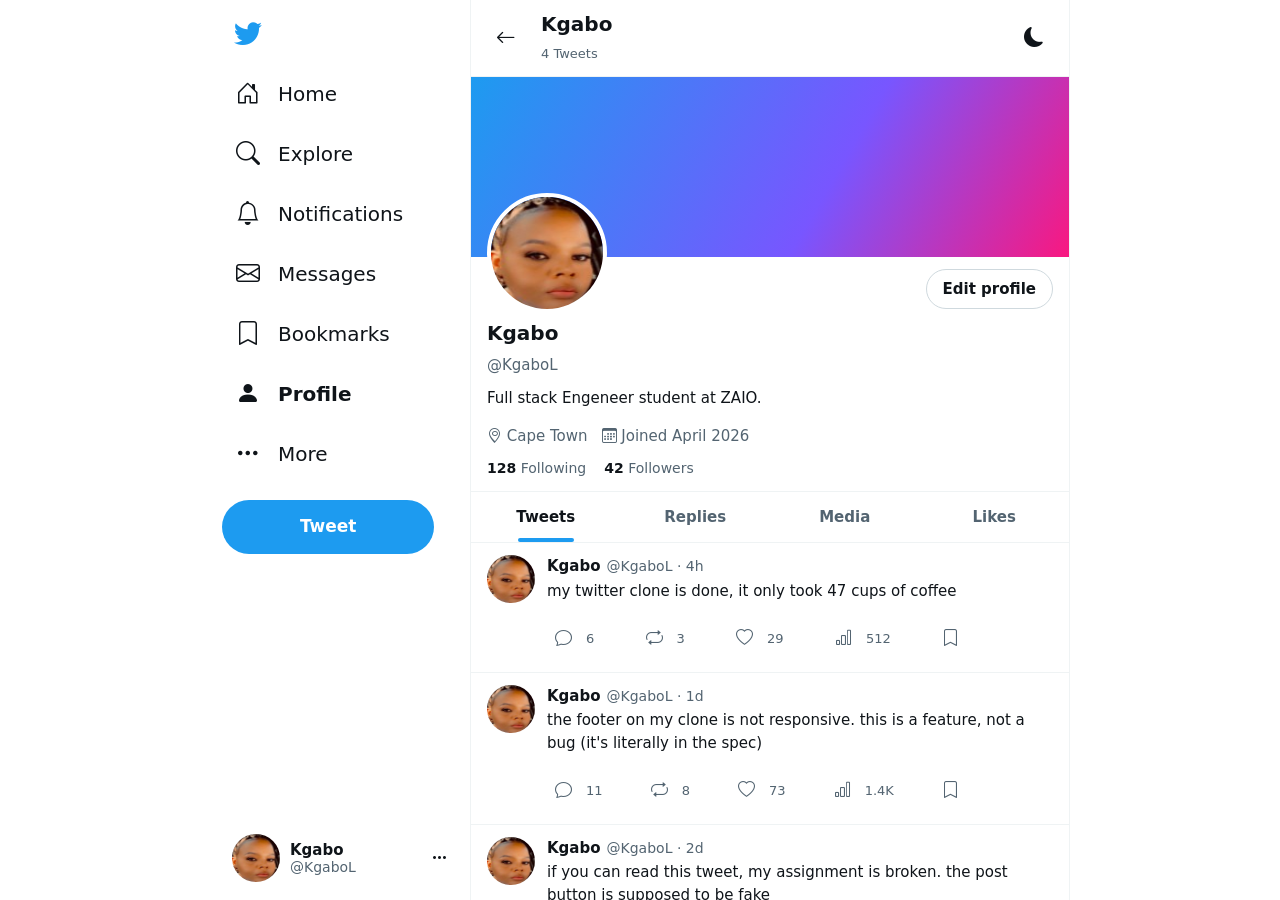
<file: profile.html>
<!DOCTYPE html>
<html lang="en">
<head>
  <meta charset="UTF-8">
  <meta name="viewport" content="width=device-width, initial-scale=1.0">
  <title>Kgabo (@KgaboL) / KgaboTwitter</title>

  <link href="https://cdn.jsdelivr.net/npm/bootstrap@5.3.3/dist/css/bootstrap.min.css" rel="stylesheet">
  <link href="https://cdn.jsdelivr.net/npm/bootstrap-icons@1.11.3/font/bootstrap-icons.css" rel="stylesheet">
  <link rel="stylesheet" href="style.css">
</head>
<body>
  <input type="checkbox" id="dark-toggle">

  <div class="page">
    <header class="left-sidebar">
      <div class="sidebar-top">
        <a href="index.html" class="logo" title="KgaboTwitter">
          <i class="bi bi-twitter"></i>
        </a>

        <nav class="main-nav">
          <a href="index.html" class="nav-item">
            <i class="bi bi-house-door"></i><span>Home</span>
          </a>
          <a href="explore.html" class="nav-item">
            <i class="bi bi-search"></i><span>Explore</span>
          </a>
          <a href="notifications.html" class="nav-item">
            <i class="bi bi-bell"></i><span>Notifications</span>
          </a>
          <a href="messages.html" class="nav-item">
            <i class="bi bi-envelope"></i><span>Messages</span>
          </a>
          <a href="bookmarks.html" class="nav-item">
            <i class="bi bi-bookmark"></i><span>Bookmarks</span>
          </a>
          <a href="profile.html" class="nav-item active">
            <i class="bi bi-person-fill"></i><span>Profile</span>
          </a>
          <a href="#moreMenu" class="nav-item">
            <i class="bi bi-three-dots"></i><span>More</span>
          </a>
        </nav>

        <a href="#tweetModal" class="tweet-btn">
          <span class="tweet-btn-text">Tweet</span>
          <i class="bi bi-feather tweet-btn-icon"></i>
        </a>
      </div>

      <a href="#accountMenu" class="profile-action" title="Account">
        <img src="resources/avatar-Kgabo.jpg" alt="my avatar" class="avatar">
        <div class="profile-names">
          <span class="profile-name">Kgabo</span>
          <span class="profile-handle">@KgaboL</span>
        </div>
        <i class="bi bi-three-dots"></i>
      </a>
    </header>
    <main class="timeline">
      <div class="timeline-header">
        <div class="header-left">
          <a href="index.html" class="star-btn" title="Back">
            <i class="bi bi-arrow-left"></i>
          </a>
          <div class="header-title">
            <h1>Kgabo</h1>
            <span class="sub">4 Tweets</span>
          </div>
        </div>
          <label for="dark-toggle" class="star-btn dark-mode-btn" title="Toggle dark mode" aria-label="Toggle dark mode">
            <i class="bi bi-moon-fill"></i>
            <i class="bi bi-sun-fill"></i>
          </label>
</div>
      <div class="banner"></div>

      <div class="profile-block">
        <div class="profile-row">
          <img src="resources/avatar-Kgabo.jpg" alt="my avatar" class="profile-avatar">
          <a href="#editProfileModal" class="edit-btn">Edit profile</a>
        </div>
        <h2>Kgabo</h2>
        <span class="handle">@KgaboL</span>
        <p class="bio">Full stack Engeneer student at ZAIO.</p>
        <div class="profile-meta">
          <span><i class="bi bi-geo-alt"></i> Cape Town</span>
          <span><i class="bi bi-calendar3"></i> Joined April 2026</span>
        </div>
        <div class="profile-stats">
          <span><b>128</b> Following</span>
          <span><b>42</b> Followers</span>
        </div>
</div>
      <div class="tabs">
        <a href="profile.html" class="tab active">Tweets</a>
        <a href="profile-replies.html" class="tab">Replies</a>
        <a href="profile-media.html" class="tab">Media</a>
        <a href="profile-likes.html" class="tab">Likes</a>
      </div>
      <article class="tweet">
        <img src="resources/avatar-Kgabo.jpg" alt="my avatar" class="avatar">
        <div class="tweet-body">
          <div class="tweet-top">
            <span class="tweet-name">Kgabo</span>
            <span class="tweet-meta">@KgaboL &middot; 4h</span>
          </div>
          <p>my twitter clone is done, it only took 47 cups of coffee</p>
          <div class="tweet-actions">
            <a href="#replyModal" class="action reply" title="Reply"><i class="bi bi-chat"></i><span>6</span></a>
            <label class="action repost" title="Repost"><input type="checkbox"><i class="bi bi-repeat off"></i><i class="bi bi-repeat on"></i><span class="off">3</span><span class="on">4</span></label>
            <label class="action like" title="Like"><input type="checkbox"><i class="bi bi-heart off"></i><i class="bi bi-heart-fill on"></i><span class="off">29</span><span class="on">30</span></label>
            <label class="action views" title="Views"><input type="checkbox"><i class="bi bi-bar-chart off"></i><i class="bi bi-bar-chart-fill on"></i><span class="off">512</span><span class="on">513</span></label>
            <label class="action bookmark" title="Bookmark"><input type="checkbox"><i class="bi bi-bookmark off"></i><i class="bi bi-bookmark-fill on"></i></label>
          </div>
        </div>
      </article>

      <article class="tweet">
        <img src="resources/avatar-Kgabo.jpg" alt="my avatar" class="avatar">
        <div class="tweet-body">
          <div class="tweet-top">
            <span class="tweet-name">Kgabo</span>
            <span class="tweet-meta">@KgaboL &middot; 1d</span>
          </div>
          <p>the footer on my clone is not responsive. this is a feature, not a bug (it's literally in the spec)</p>
          <div class="tweet-actions">
            <a href="#replyModal" class="action reply" title="Reply"><i class="bi bi-chat"></i><span>11</span></a>
            <label class="action repost" title="Repost"><input type="checkbox"><i class="bi bi-repeat off"></i><i class="bi bi-repeat on"></i><span class="off">8</span><span class="on">9</span></label>
            <label class="action like" title="Like"><input type="checkbox"><i class="bi bi-heart off"></i><i class="bi bi-heart-fill on"></i><span class="off">73</span><span class="on">74</span></label>
            <label class="action views" title="Views"><input type="checkbox"><i class="bi bi-bar-chart off"></i><i class="bi bi-bar-chart-fill on"></i><span class="off">1.4K</span><span class="on">1.4K</span></label>
            <label class="action bookmark" title="Bookmark"><input type="checkbox"><i class="bi bi-bookmark off"></i><i class="bi bi-bookmark-fill on"></i></label>
          </div>
        </div>
      </article>

      <article class="tweet">
        <img src="resources/avatar-Kgabo.jpg" alt="my avatar" class="avatar">
        <div class="tweet-body">
          <div class="tweet-top">
            <span class="tweet-name">Kgabo</span>
            <span class="tweet-meta">@KgaboL &middot; 2d</span>
          </div>
          <p>if you can read this tweet, my assignment is broken. the post button is supposed to be fake</p>
          <div class="tweet-actions">
            <a href="#replyModal" class="action reply" title="Reply"><i class="bi bi-chat"></i><span>2</span></a>
            <label class="action repost" title="Repost"><input type="checkbox"><i class="bi bi-repeat off"></i><i class="bi bi-repeat on"></i><span class="off">1</span><span class="on">2</span></label>
            <label class="action like" title="Like"><input type="checkbox"><i class="bi bi-heart off"></i><i class="bi bi-heart-fill on"></i><span class="off">18</span><span class="on">19</span></label>
            <label class="action views" title="Views"><input type="checkbox"><i class="bi bi-bar-chart off"></i><i class="bi bi-bar-chart-fill on"></i><span class="off">340</span><span class="on">341</span></label>
            <label class="action bookmark" title="Bookmark"><input type="checkbox"><i class="bi bi-bookmark off"></i><i class="bi bi-bookmark-fill on"></i></label>
          </div>
        </div>
      </article>
    </main>

  </div>
  <div class="modal-overlay" id="editProfileModal">
    <div class="tweet-modal">
      <a href="#" class="modal-close" title="Close"><i class="bi bi-x-lg"></i></a>
      <h2 class="modal-title">Edit profile</h2>
      <div class="modal-body-pad">
        <input type="text" class="form-field" value="Kgabo" placeholder="Name">
        <input type="text" class="form-field" value="Cape Town" placeholder="Location">
        <textarea class="form-field" rows="3" placeholder="Bio">Full stack Engeneer student at ZAIO.</textarea>
        <a href="#" class="tweet-btn small" style="float: right;">Save</a>
      </div>
    </div>
  </div>
  <div class="modal-overlay" id="tweetModal">
    <div class="tweet-modal">
      <a href="#" class="modal-close" title="Close"><i class="bi bi-x-lg"></i></a>
      <div class="compose">
        <img src="resources/avatar-Kgabo.jpg" alt="my avatar" class="avatar">
        <div class="compose-right">
          <textarea placeholder="What's happening?" rows="4"></textarea>
          <div class="compose-actions">
            <div class="compose-icons">
              <i class="bi bi-image"></i>
              <i class="bi bi-filetype-gif"></i>
              <i class="bi bi-bar-chart"></i>
              <i class="bi bi-emoji-smile"></i>
            </div>
            <a href="#" class="tweet-btn small">Tweet</a>
          </div>
        </div>
</div>
    </div>
  </div>
  <div class="modal-overlay" id="replyModal">
    <div class="tweet-modal">
      <a href="#" class="modal-close" title="Close"><i class="bi bi-x-lg"></i></a>
      <div class="reply-quote">
        <img src="resources/avatar-Kgabo.jpg" alt="avatar" class="avatar">
        <div>
          <div class="tweet-top">
            <span class="tweet-name">Kgabo</span>
            <span class="tweet-meta">@KgaboL &middot; 4h</span>
          </div>
          <p>my twitter clone is done, it only took 47 cups of coffee</p>
          <span class="replying-to">Replying to <span class="blue">@KgaboL</span></span>
        </div>
</div>
      <div class="compose">
        <img src="resources/avatar-Kgabo.jpg" alt="my avatar" class="avatar">
        <div class="compose-right">
          <textarea placeholder="Tweet your reply" rows="3"></textarea>
          <div class="compose-actions">
            <div class="compose-icons">
              <i class="bi bi-image"></i>
              <i class="bi bi-emoji-smile"></i>
            </div>
            <a href="#" class="tweet-btn small">Reply</a>
          </div>
        </div>
</div>
    </div>
  </div>
  <div class="menu-overlay" id="moreMenu">
    <a href="#" class="menu-backdrop" aria-label="Close menu"></a>
    <div class="menu-panel more-panel">
      <a href="settings.html" class="menu-item"><i class="bi bi-gear"></i>Settings and privacy</a>
      <a href="help.html" class="menu-item"><i class="bi bi-question-circle"></i>Help Center</a>
      <a href="display.html" class="menu-item"><i class="bi bi-brush"></i>Display</a>
      <a href="shortcuts.html" class="menu-item"><i class="bi bi-keyboard"></i>Keyboard shortcuts</a>
    </div>
  </div>
  <div class="menu-overlay" id="accountMenu">
    <a href="#" class="menu-backdrop" aria-label="Close menu"></a>
    <div class="menu-panel account-panel">
      <a href="profile.html" class="menu-item"><i class="bi bi-person-gear"></i>Edit profile</a>
      <a href="login.html" class="menu-item logout"><i class="bi bi-box-arrow-right"></i>Log out @KgaboL</a>
    </div>
  </div>

</body>
</html>
</file>
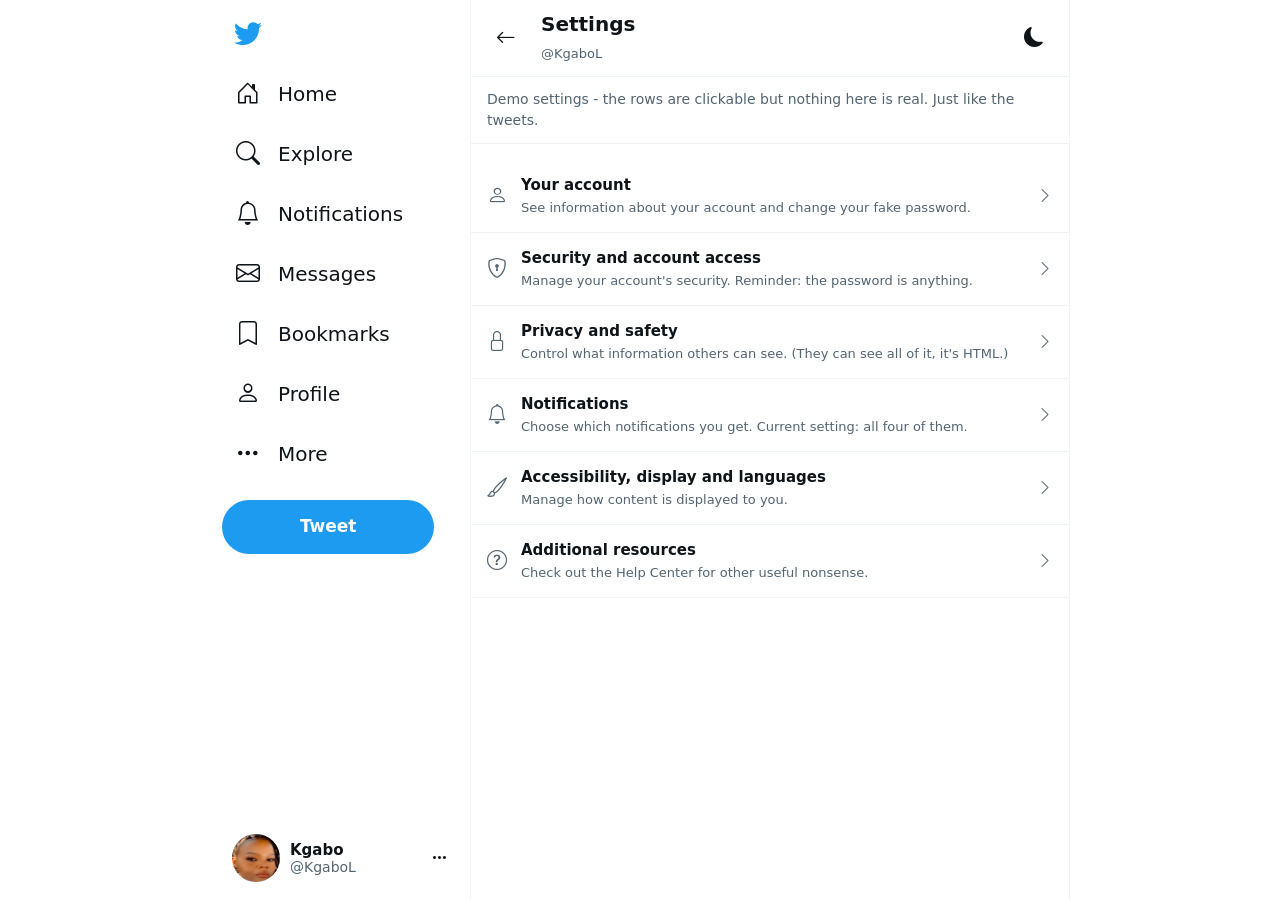
<file: settings.html>
<!DOCTYPE html>
<html lang="en">
<head>
  <meta charset="UTF-8">
  <meta name="viewport" content="width=device-width, initial-scale=1.0">
  <title>Settings / KgaboTwitter</title>

  <link href="https://cdn.jsdelivr.net/npm/bootstrap@5.3.3/dist/css/bootstrap.min.css" rel="stylesheet">
  <link href="https://cdn.jsdelivr.net/npm/bootstrap-icons@1.11.3/font/bootstrap-icons.css" rel="stylesheet">
  <link rel="stylesheet" href="style.css">
</head>
<body>
  <input type="checkbox" id="dark-toggle">

  <div class="page">
    <header class="left-sidebar">
      <div class="sidebar-top">
        <a href="index.html" class="logo" title="KgaboTwitter">
          <i class="bi bi-twitter"></i>
        </a>

        <nav class="main-nav">
          <a href="index.html" class="nav-item">
            <i class="bi bi-house-door"></i><span>Home</span>
          </a>
          <a href="explore.html" class="nav-item">
            <i class="bi bi-search"></i><span>Explore</span>
          </a>
          <a href="notifications.html" class="nav-item">
            <i class="bi bi-bell"></i><span>Notifications</span>
          </a>
          <a href="messages.html" class="nav-item">
            <i class="bi bi-envelope"></i><span>Messages</span>
          </a>
          <a href="bookmarks.html" class="nav-item">
            <i class="bi bi-bookmark"></i><span>Bookmarks</span>
          </a>
          <a href="profile.html" class="nav-item">
            <i class="bi bi-person"></i><span>Profile</span>
          </a>
          <a href="#moreMenu" class="nav-item">
            <i class="bi bi-three-dots"></i><span>More</span>
          </a>
        </nav>

        <a href="#tweetModal" class="tweet-btn">
          <span class="tweet-btn-text">Tweet</span>
          <i class="bi bi-feather tweet-btn-icon"></i>
        </a>
      </div>

      <a href="#accountMenu" class="profile-action" title="Account">
        <img src="resources/avatar-Kgabo.jpg" alt="my avatar" class="avatar">
        <div class="profile-names">
          <span class="profile-name">Kgabo</span>
          <span class="profile-handle">@KgaboL</span>
        </div>
        <i class="bi bi-three-dots"></i>
      </a>
    </header>
    <main class="timeline">
      <div class="timeline-header">
        <div class="header-left">
          <a href="index.html" class="star-btn" title="Back">
            <i class="bi bi-arrow-left"></i>
          </a>
          <div class="header-title">
            <h1>Settings</h1>
            <span class="sub">@KgaboL</span>
          </div>
        </div>
          <label for="dark-toggle" class="star-btn dark-mode-btn" title="Toggle dark mode" aria-label="Toggle dark mode">
            <i class="bi bi-moon-fill"></i>
            <i class="bi bi-sun-fill"></i>
          </label>
</div>

      <p class="page-note">Demo settings - the rows are clickable but nothing here is real. Just like the tweets.</p>

      <a href="#" class="settings-row">
        <i class="bi bi-person"></i>
        <div>
          <div class="settings-title">Your account</div>
          <div class="settings-desc">See information about your account and change your fake password.</div>
        </div>
        <i class="bi bi-chevron-right"></i>
      </a>

      <a href="#" class="settings-row">
        <i class="bi bi-shield-lock"></i>
        <div>
          <div class="settings-title">Security and account access</div>
          <div class="settings-desc">Manage your account's security. Reminder: the password is anything.</div>
        </div>
        <i class="bi bi-chevron-right"></i>
      </a>

      <a href="#" class="settings-row">
        <i class="bi bi-lock"></i>
        <div>
          <div class="settings-title">Privacy and safety</div>
          <div class="settings-desc">Control what information others can see. (They can see all of it, it's HTML.)</div>
        </div>
        <i class="bi bi-chevron-right"></i>
      </a>

      <a href="#" class="settings-row">
        <i class="bi bi-bell"></i>
        <div>
          <div class="settings-title">Notifications</div>
          <div class="settings-desc">Choose which notifications you get. Current setting: all four of them.</div>
        </div>
        <i class="bi bi-chevron-right"></i>
      </a>

      <a href="display.html" class="settings-row">
        <i class="bi bi-brush"></i>
        <div>
          <div class="settings-title">Accessibility, display and languages</div>
          <div class="settings-desc">Manage how content is displayed to you.</div>
        </div>
        <i class="bi bi-chevron-right"></i>
      </a>

      <a href="help.html" class="settings-row">
        <i class="bi bi-question-circle"></i>
        <div>
          <div class="settings-title">Additional resources</div>
          <div class="settings-desc">Check out the Help Center for other useful nonsense.</div>
        </div>
        <i class="bi bi-chevron-right"></i>
      </a>
    </main>

  </div>
  <div class="modal-overlay" id="tweetModal">
    <div class="tweet-modal">
      <a href="#" class="modal-close" title="Close"><i class="bi bi-x-lg"></i></a>
      <div class="compose">
        <img src="resources/avatar-Kgabo.jpg" alt="my avatar" class="avatar">
        <div class="compose-right">
          <textarea placeholder="What's happening?" rows="4"></textarea>
          <div class="compose-actions">
            <div class="compose-icons">
              <i class="bi bi-image"></i>
              <i class="bi bi-filetype-gif"></i>
              <i class="bi bi-bar-chart"></i>
              <i class="bi bi-emoji-smile"></i>
            </div>
            <a href="#" class="tweet-btn small">Tweet</a>
          </div>
        </div>
</div>
    </div>
  </div>
  <div class="menu-overlay" id="moreMenu">
    <a href="#" class="menu-backdrop" aria-label="Close menu"></a>
    <div class="menu-panel more-panel">
      <a href="settings.html" class="menu-item"><i class="bi bi-gear"></i>Settings and privacy</a>
      <a href="help.html" class="menu-item"><i class="bi bi-question-circle"></i>Help Center</a>
      <a href="display.html" class="menu-item"><i class="bi bi-brush"></i>Display</a>
      <a href="shortcuts.html" class="menu-item"><i class="bi bi-keyboard"></i>Keyboard shortcuts</a>
    </div>
  </div>
  <div class="menu-overlay" id="accountMenu">
    <a href="#" class="menu-backdrop" aria-label="Close menu"></a>
    <div class="menu-panel account-panel">
      <a href="profile.html" class="menu-item"><i class="bi bi-person-gear"></i>Edit profile</a>
      <a href="login.html" class="menu-item logout"><i class="bi bi-box-arrow-right"></i>Log out @KgaboL</a>
    </div>
  </div>

</body>
</html>
</file>
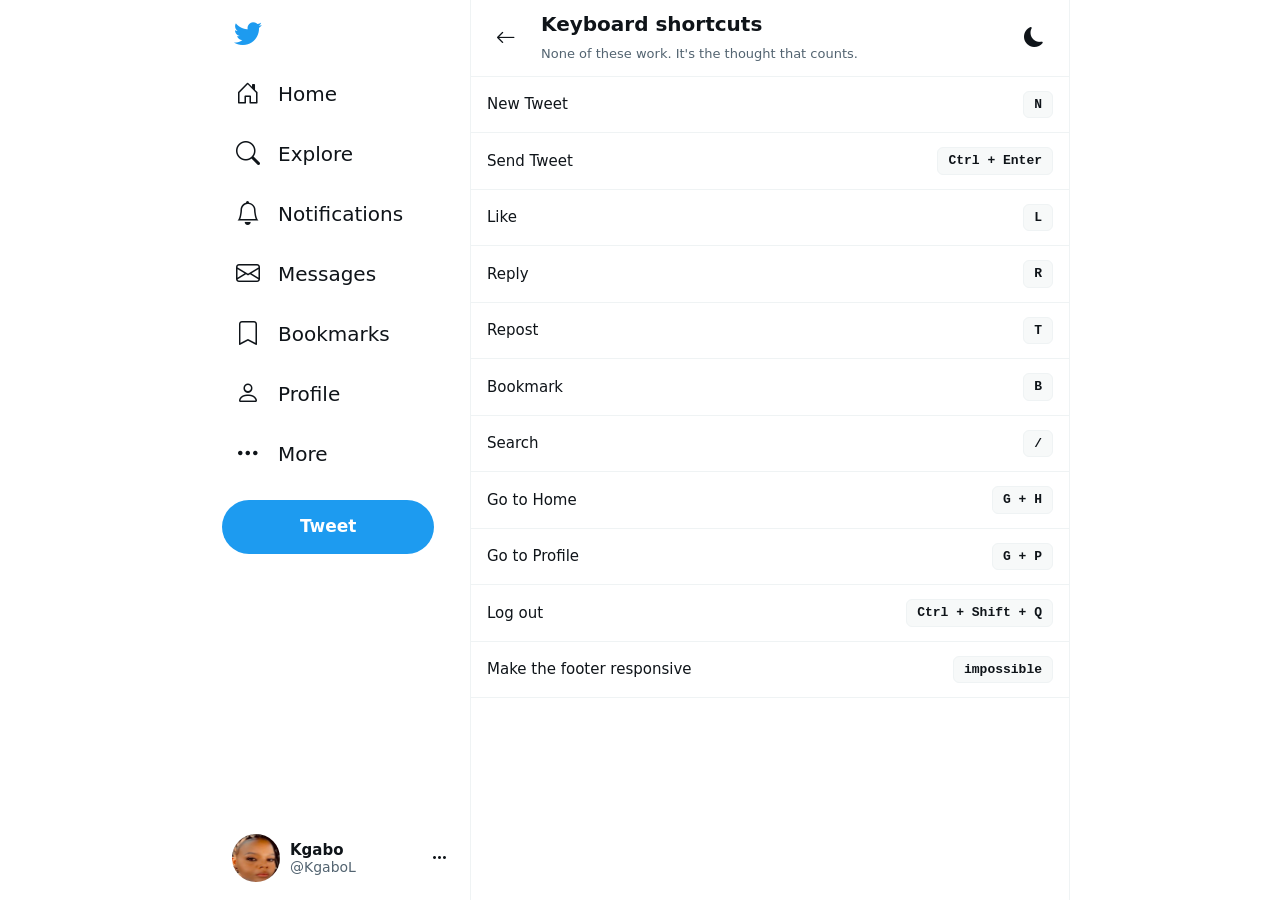
<file: shortcuts.html>
<!DOCTYPE html>
<html lang="en">
<head>
  <meta charset="UTF-8">
  <meta name="viewport" content="width=device-width, initial-scale=1.0">
  <title>Keyboard shortcuts / KgaboTwitter</title>

  <link href="https://cdn.jsdelivr.net/npm/bootstrap@5.3.3/dist/css/bootstrap.min.css" rel="stylesheet">
  <link href="https://cdn.jsdelivr.net/npm/bootstrap-icons@1.11.3/font/bootstrap-icons.css" rel="stylesheet">
  <link rel="stylesheet" href="style.css">
</head>
<body>
  <input type="checkbox" id="dark-toggle">

  <div class="page">
    <header class="left-sidebar">
      <div class="sidebar-top">
        <a href="index.html" class="logo" title="KgaboTwitter">
          <i class="bi bi-twitter"></i>
        </a>

        <nav class="main-nav">
          <a href="index.html" class="nav-item">
            <i class="bi bi-house-door"></i><span>Home</span>
          </a>
          <a href="explore.html" class="nav-item">
            <i class="bi bi-search"></i><span>Explore</span>
          </a>
          <a href="notifications.html" class="nav-item">
            <i class="bi bi-bell"></i><span>Notifications</span>
          </a>
          <a href="messages.html" class="nav-item">
            <i class="bi bi-envelope"></i><span>Messages</span>
          </a>
          <a href="bookmarks.html" class="nav-item">
            <i class="bi bi-bookmark"></i><span>Bookmarks</span>
          </a>
          <a href="profile.html" class="nav-item">
            <i class="bi bi-person"></i><span>Profile</span>
          </a>
          <a href="#moreMenu" class="nav-item">
            <i class="bi bi-three-dots"></i><span>More</span>
          </a>
        </nav>

        <a href="#tweetModal" class="tweet-btn">
          <span class="tweet-btn-text">Tweet</span>
          <i class="bi bi-feather tweet-btn-icon"></i>
        </a>
      </div>

      <a href="#accountMenu" class="profile-action" title="Account">
        <img src="resources/avatar-Kgabo.jpg" alt="my avatar" class="avatar">
        <div class="profile-names">
          <span class="profile-name">Kgabo</span>
          <span class="profile-handle">@KgaboL</span>
        </div>
        <i class="bi bi-three-dots"></i>
      </a>
    </header>
    <main class="timeline">
      <div class="timeline-header">
        <div class="header-left">
          <a href="index.html" class="star-btn" title="Back">
            <i class="bi bi-arrow-left"></i>
          </a>
          <div class="header-title">
            <h1>Keyboard shortcuts</h1>
            <span class="sub">None of these work. It's the thought that counts.</span>
          </div>
        </div>
          <label for="dark-toggle" class="star-btn dark-mode-btn" title="Toggle dark mode" aria-label="Toggle dark mode">
            <i class="bi bi-moon-fill"></i>
            <i class="bi bi-sun-fill"></i>
          </label>
</div>

      <div class="shortcut-row"><span>New Tweet</span><kbd>N</kbd></div>
      <div class="shortcut-row"><span>Send Tweet</span><kbd>Ctrl + Enter</kbd></div>
      <div class="shortcut-row"><span>Like</span><kbd>L</kbd></div>
      <div class="shortcut-row"><span>Reply</span><kbd>R</kbd></div>
      <div class="shortcut-row"><span>Repost</span><kbd>T</kbd></div>
      <div class="shortcut-row"><span>Bookmark</span><kbd>B</kbd></div>
      <div class="shortcut-row"><span>Search</span><kbd>/</kbd></div>
      <div class="shortcut-row"><span>Go to Home</span><kbd>G&nbsp;+&nbsp;H</kbd></div>
      <div class="shortcut-row"><span>Go to Profile</span><kbd>G&nbsp;+&nbsp;P</kbd></div>
      <div class="shortcut-row"><span>Log out</span><kbd>Ctrl + Shift + Q</kbd></div>
      <div class="shortcut-row"><span>Make the footer responsive</span><kbd>impossible</kbd></div>
    </main>

  </div>
  <div class="modal-overlay" id="tweetModal">
    <div class="tweet-modal">
      <a href="#" class="modal-close" title="Close"><i class="bi bi-x-lg"></i></a>
      <div class="compose">
        <img src="resources/avatar-Kgabo.jpg" alt="my avatar" class="avatar">
        <div class="compose-right">
          <textarea placeholder="What's happening?" rows="4"></textarea>
          <div class="compose-actions">
            <div class="compose-icons">
              <i class="bi bi-image"></i>
              <i class="bi bi-filetype-gif"></i>
              <i class="bi bi-bar-chart"></i>
              <i class="bi bi-emoji-smile"></i>
            </div>
            <a href="#" class="tweet-btn small">Tweet</a>
          </div>
        </div>
</div>
    </div>
  </div>
  <div class="menu-overlay" id="moreMenu">
    <a href="#" class="menu-backdrop" aria-label="Close menu"></a>
    <div class="menu-panel more-panel">
      <a href="settings.html" class="menu-item"><i class="bi bi-gear"></i>Settings and privacy</a>
      <a href="help.html" class="menu-item"><i class="bi bi-question-circle"></i>Help Center</a>
      <a href="display.html" class="menu-item"><i class="bi bi-brush"></i>Display</a>
      <a href="shortcuts.html" class="menu-item"><i class="bi bi-keyboard"></i>Keyboard shortcuts</a>
    </div>
  </div>
  <div class="menu-overlay" id="accountMenu">
    <a href="#" class="menu-backdrop" aria-label="Close menu"></a>
    <div class="menu-panel account-panel">
      <a href="profile.html" class="menu-item"><i class="bi bi-person-gear"></i>Edit profile</a>
      <a href="login.html" class="menu-item logout"><i class="bi bi-box-arrow-right"></i>Log out @KgaboL</a>
    </div>
  </div>

</body>
</html>
</file>
<file: style.css>
:root {
  --bg: #ffffff;
  --bg-soft: #f7f9f9;
  --text: #0f1419;
  --text-muted: #536471;
  --border: #eff3f4;
  --blue: #1d9bf0;
  --blue-dark: #1a8cd8;
  --green: #00ba7c;
  --pink: #f91880;
  --header-bg: rgba(255, 255, 255, 0.9);
  --blue-hover-bg: #e8f5fd;
  --soft-hover: #eef1f2;
  --input-border: #cfd9de;
  --panel-shadow: 0 0 15px rgba(101, 119, 134, 0.25), 0 0 4px rgba(101, 119, 134, 0.2);
  --modal-backdrop: rgba(91, 112, 131, 0.4);
}

* {
  margin: 0;
  padding: 0;
  box-sizing: border-box;
}

body {
  font-family: var(--bs-body-font-family);
  background-color: var(--bg);
  color: var(--text);
}

#dark-toggle {
  display: none;
}

#dark-toggle:checked ~ .page,
#dark-toggle:checked ~ .login-page,
#dark-toggle:checked ~ .modal-overlay,
#dark-toggle:checked ~ .menu-overlay {
  --bg: #15202b;
  --bg-soft: #1e2732;
  --text: #e7e9ea;
  --text-muted: #8b98a5;
  --border: #2f3336;
  --header-bg: rgba(21, 32, 43, 0.9);
  --blue-hover-bg: rgba(29, 155, 240, 0.16);
  --soft-hover: #263340;
  --input-border: #536471;
  --panel-shadow: 0 0 15px rgba(0, 0, 0, 0.45), 0 0 4px rgba(255, 255, 255, 0.08);
  --modal-backdrop: rgba(91, 112, 131, 0.55);
}

.page {
  display: flex;
  justify-content: center;
  height: 100vh;
  overflow: hidden;
  background-color: var(--bg);
  color: var(--text);
  transition: background-color 0.2s, color 0.2s;
}

.login-page {
  min-height: 100vh;
  display: flex;
  align-items: center;
  justify-content: center;
  background-color: var(--bg-soft);
  color: var(--text);
}

.login-card {
  background-color: var(--bg);
  color: var(--text);
  width: 100%;
  max-width: 380px;
  padding: 40px 32px;
  border-radius: 16px;
  box-shadow: var(--panel-shadow);
  text-align: center;
}

.login-card .bi-twitter {
  font-size: 40px;
  color: var(--blue);
}

.login-card h1 {
  font-size: 24px;
  font-weight: 800;
  margin: 16px 0 24px 0;
}

.login-card input {
  width: 100%;
  padding: 12px 14px;
  margin-bottom: 14px;
  border: 1px solid var(--input-border);
  border-radius: 6px;
  font-size: 15px;
  outline: none;
  background-color: var(--bg);
  color: var(--text);
}

.login-card input:focus {
  border-color: var(--blue);
}

.login-card .tweet-btn {
  width: 100%;
  margin-top: 4px;
}

.login-dark-mode {
  margin: 0 auto 10px auto;
}

.login-links {
  margin-top: 18px;
  font-size: 14px;
}

.login-links a {
  color: var(--blue);
  text-decoration: none;
}

.login-links a:hover {
  text-decoration: underline;
}

.avatar {
  width: 48px;
  height: 48px;
  border-radius: 50%;
  flex-shrink: 0;
}

.left-sidebar {
  width: 260px;
  height: 100vh;
  padding: 8px 12px;
  display: flex;
  flex-direction: column;
  justify-content: space-between;
  flex-shrink: 0;
}

.logo {
  display: inline-flex;
  align-items: center;
  justify-content: center;
  width: 52px;
  height: 52px;
  border-radius: 50%;
  font-size: 28px;
  color: var(--blue);
  text-decoration: none;
  transition: background-color 0.2s;
}

.logo:hover {
  background-color: var(--blue-hover-bg);
}

.main-nav {
  display: flex;
  flex-direction: column;
  margin-top: 4px;
}

.nav-item {
  display: flex;
  align-items: center;
  gap: 18px;
  padding: 12px 14px;
  border-radius: 9999px;
  font-size: 20px;
  color: var(--text);
  text-decoration: none;
  width: fit-content;
  transition: background-color 0.2s;
}

.nav-item i {
  font-size: 24px;
}

.nav-item:hover {
  background-color: var(--bg-soft);
}

.nav-item.active {
  font-weight: 700;
}

.tweet-btn {
  display: block;
  background-color: var(--blue);
  color: white;
  border: none;
  border-radius: 9999px;
  font-size: 17px;
  font-weight: 700;
  text-align: center;
  text-decoration: none;
  padding: 14px 0;
  width: 90%;
  margin-top: 16px;
  cursor: pointer;
  transition: background-color 0.2s;
}

.tweet-btn:hover {
  background-color: var(--blue-dark);
}

.tweet-btn.small {
  display: inline-block;
  width: auto;
  padding: 8px 18px;
  font-size: 15px;
  margin-top: 0;
}

.tweet-btn-icon {
  display: none;
}

.profile-action {
  display: flex;
  align-items: center;
  gap: 10px;
  padding: 10px;
  border-radius: 9999px;
  text-decoration: none;
  color: var(--text);
  cursor: pointer;
  transition: background-color 0.2s;
}

.profile-action:hover {
  background-color: var(--bg-soft);
}

.profile-names {
  display: flex;
  flex-direction: column;
  line-height: 1.2;
  flex-grow: 1;
  min-width: 0;
}

.profile-name {
  font-weight: 700;
  font-size: 15px;
}

.profile-handle {
  color: var(--text-muted);
  font-size: 14px;
}

.timeline {
  width: 600px;
  max-width: 100%;
  height: 100vh;
  overflow-y: auto;
  border-left: 1px solid var(--border);
  border-right: 1px solid var(--border);
}

.timeline-header {
  display: flex;
  justify-content: space-between;
  align-items: center;
  padding: 12px 16px;
  position: sticky;
  top: 0;
  background-color: var(--header-bg);
  backdrop-filter: blur(6px);
  border-bottom: 1px solid var(--border);
  z-index: 5;
}

.timeline-header h1 {
  font-size: 20px;
  font-weight: 800;
}

.star-btn {
  display: inline-flex;
  align-items: center;
  justify-content: center;
  background: none;
  border: none;
  font-size: 20px;
  color: var(--text);
  width: 38px;
  height: 38px;
  border-radius: 50%;
  cursor: pointer;
  text-decoration: none;
  transition: background-color 0.2s, color 0.2s, transform 0.2s;
}

.star-btn:hover {
  background-color: var(--blue-hover-bg);
  color: var(--blue);
  transform: rotate(20deg);
}

.dark-mode-btn .bi-sun-fill {
  display: none;
}

#dark-toggle:checked ~ .page .dark-mode-btn .bi-moon-fill {
  display: none;
}

#dark-toggle:checked ~ .login-page .dark-mode-btn .bi-moon-fill {
  display: none;
}

#dark-toggle:checked ~ .page .dark-mode-btn .bi-sun-fill,
#dark-toggle:checked ~ .login-page .dark-mode-btn .bi-sun-fill {
  display: inline-block;
}

.compose {
  display: flex;
  gap: 12px;
  padding: 12px 16px;
  border-bottom: 1px solid var(--border);
}

.compose-right {
  flex-grow: 1;
}

.compose textarea {
  width: 100%;
  border: none;
  outline: none;
  resize: none;
  font-size: 20px;
  font-family: inherit;
  padding: 8px 0;
  background: transparent;
  color: var(--text);
}

.compose-actions {
  display: flex;
  justify-content: space-between;
  align-items: center;
  margin-top: 8px;
}

.compose-icons {
  display: flex;
  gap: 4px;
}

.compose-icons i {
  color: var(--blue);
  font-size: 18px;
  padding: 8px;
  border-radius: 50%;
  cursor: pointer;
  transition: background-color 0.2s;
}

.compose-icons i:hover {
  background-color: var(--blue-hover-bg);
}

.tweet {
  display: flex;
  gap: 12px;
  padding: 12px 16px;
  border-bottom: 1px solid var(--border);
  transition: background-color 0.2s;
}

.tweet:hover {
  background-color: var(--bg-soft);
}

.tweet-body {
  flex-grow: 1;
  min-width: 0;
}

.tweet-top {
  display: flex;
  gap: 6px;
  align-items: baseline;
  flex-wrap: wrap;
}

.tweet-name {
  font-weight: 700;
  font-size: 15px;
}

.tweet-meta {
  color: var(--text-muted);
  font-size: 14px;
}

.tweet-body p {
  font-size: 15px;
  margin-top: 2px;
  overflow-wrap: break-word;
}

.tweet-actions {
  display: flex;
  justify-content: space-between;
  max-width: 420px;
  margin-top: 10px;
}

.action {
  display: flex;
  align-items: center;
  gap: 6px;
  background: none;
  border: none;
  color: var(--text-muted);
  font-size: 13px;
  cursor: pointer;
  text-decoration: none;
  transition: color 0.2s;
}

.action i {
  font-size: 17px;
  padding: 8px;
  border-radius: 50%;
  transition: background-color 0.2s;
}

.action.reply:hover        { color: var(--blue); }
.action.reply:hover i      { background-color: rgba(29, 155, 240, 0.1); }

.action.repost:hover       { color: var(--green); }
.action.repost:hover i     { background-color: rgba(0, 186, 124, 0.1); }

.action.like:hover         { color: var(--pink); }
.action.like:hover i       { background-color: rgba(249, 24, 128, 0.1); }

.action.views:hover        { color: var(--blue); }
.action.views:hover i      { background-color: rgba(29, 155, 240, 0.1); }

.action.bookmark:hover     { color: var(--blue); }
.action.bookmark:hover i   { background-color: rgba(29, 155, 240, 0.1); }

.right-sidebar {
  width: 350px;
  height: 100vh;
  overflow-y: auto;
  padding: 8px 16px 20px 16px;
  flex-shrink: 0;
}

.search-area {
  position: relative;
}

.right-sidebar .search-area {
  position: sticky;
  top: 8px;
  z-index: 6;
}

.search-box {
  display: flex;
  align-items: center;
  background-color: var(--bg-soft);
  border-radius: 9999px;
  padding: 4px 6px 4px 18px;
}

.search-dropdown {
  display: none;
  position: absolute;
  top: calc(100% + 6px);
  left: 0;
  right: 0;
  background-color: var(--bg);
  border-radius: 12px;
  padding: 8px 0 6px 0;
  box-shadow: var(--panel-shadow);
}

.search-area:focus-within .search-dropdown {
  display: block;
}

.search-hint {
  padding: 6px 16px 10px 16px;
  font-size: 14px;
  color: var(--text-muted);
}

.search-recent {
  display: flex;
  align-items: center;
  gap: 12px;
  padding: 10px 16px;
  font-size: 15px;
  color: var(--text);
  text-decoration: none;
  transition: background-color 0.2s;
}

.search-recent:hover {
  background-color: var(--bg-soft);
}

.search-box input {
  border: none;
  outline: none;
  background: transparent;
  flex-grow: 1;
  font-size: 15px;
  color: var(--text);
}

.search-btn {
  background-color: var(--blue);
  color: white;
  border: none;
  border-radius: 50%;
  width: 36px;
  height: 36px;
  cursor: pointer;
  transition: background-color 0.2s;
}

.search-btn:hover {
  background-color: var(--blue-dark);
}

.trends {
  background-color: var(--bg-soft);
  border-radius: 16px;
  margin-top: 16px;
  overflow: hidden;
}

.trends h2 {
  font-size: 19px;
  font-weight: 800;
  padding: 14px 16px 6px 16px;
}

.trend {
  display: flex;
  flex-direction: column;
  padding: 10px 16px;
  cursor: pointer;
  transition: background-color 0.2s;
}

.trend:hover {
  background-color: var(--soft-hover);
}

.trend-meta,
.trend-count {
  font-size: 13px;
  color: var(--text-muted);
}

.trend-name {
  font-size: 15px;
  font-weight: 700;
  margin: 1px 0;
}

.show-more {
  display: block;
  padding: 14px 16px;
  color: var(--blue);
  font-size: 15px;
  text-decoration: none;
}

.show-more:hover {
  background-color: var(--soft-hover);
}

.follow {
  display: flex;
  align-items: center;
  gap: 10px;
  padding: 10px 16px;
  transition: background-color 0.2s;
}

.follow:hover {
  background-color: var(--soft-hover);
}

.follow-btn {
  background-color: var(--text);
  color: var(--bg);
  border: none;
  border-radius: 9999px;
  font-size: 14px;
  font-weight: 700;
  padding: 6px 16px;
  cursor: pointer;
}

.follow-btn:hover {
  opacity: 0.85;
}

.page-footer {
  width: 320px;
  margin-top: 16px;
  padding: 4px;
  font-size: 13px;
  color: var(--text-muted);
}

.page-footer a {
  color: var(--text-muted);
  text-decoration: none;
  margin-right: 10px;
}

.page-footer a:hover {
  text-decoration: underline;
}

.page-footer span {
  display: inline-block;
  margin-top: 6px;
}

.modal-overlay {
  display: none;
  position: fixed;
  inset: 0;
  background-color: var(--modal-backdrop);
  z-index: 20;
  justify-content: center;
  align-items: flex-start;
  padding: 60px 16px 0 16px;
}

.modal-overlay:target {
  display: flex;
}

.tweet-modal {
  background-color: var(--bg);
  color: var(--text);
  border-radius: 16px;
  width: 100%;
  max-width: 560px;
  padding: 14px;
}

.modal-close {
  display: inline-flex;
  align-items: center;
  justify-content: center;
  width: 36px;
  height: 36px;
  border-radius: 50%;
  color: var(--text);
  text-decoration: none;
  font-size: 16px;
  margin-bottom: 6px;
  transition: background-color 0.2s;
}

.modal-close:hover {
  background-color: var(--bg-soft);
}

.tweet-modal .compose {
  border-bottom: none;
  padding-top: 0;
}

.menu-overlay {
  display: none;
  position: fixed;
  inset: 0;
  z-index: 30;
}

.menu-overlay:target {
  display: block;
}

.menu-backdrop {
  position: absolute;
  inset: 0;
}

.menu-panel {
  position: absolute;
  left: max(12px, calc(50vw - 593px));
  width: 300px;
  max-width: 80vw;
  background-color: var(--bg);
  border-radius: 16px;
  padding: 6px 0;
  box-shadow: var(--panel-shadow);
}

.more-panel {
  top: min(420px, calc(100vh - 220px));
}

.account-panel {
  bottom: 90px;
}

.menu-item {
  display: flex;
  align-items: center;
  gap: 12px;
  padding: 12px 16px;
  font-size: 15px;
  font-weight: 700;
  color: var(--text);
  text-decoration: none;
  transition: background-color 0.2s, color 0.2s;
}

.menu-item i {
  font-size: 18px;
}

.menu-item:hover {
  background-color: var(--bg-soft);
}

.menu-item.logout:hover {
  color: #f4212e;
}

.header-left {
  display: flex;
  align-items: center;
  gap: 16px;
}

.header-title .sub {
  display: block;
  font-size: 13px;
  font-weight: 400;
  color: var(--text-muted);
}

.tabs {
  display: flex;
  border-bottom: 1px solid var(--border);
}

.tab {
  flex: 1;
  text-align: center;
  padding: 14px 4px;
  font-size: 15px;
  font-weight: 700;
  color: var(--text-muted);
  text-decoration: none;
  position: relative;
  transition: background-color 0.2s;
}

.tab:hover {
  background-color: var(--bg-soft);
}

.tab.active {
  color: var(--text);
}

.tab.active::after {
  content: "";
  position: absolute;
  bottom: 0;
  left: 50%;
  transform: translateX(-50%);
  width: 56px;
  height: 4px;
  border-radius: 2px;
  background-color: var(--blue);
}

.trend.row {
  border-bottom: 1px solid var(--border);
  padding: 14px 16px;
}

.trend.row:hover {
  background-color: var(--bg-soft);
}

.notif {
  display: flex;
  gap: 12px;
  padding: 14px 16px;
  border-bottom: 1px solid var(--border);
  transition: background-color 0.2s;
}

.notif:hover {
  background-color: var(--bg-soft);
}

.notif > i {
  font-size: 26px;
  width: 36px;
  text-align: right;
  flex-shrink: 0;
}

.notif.like > i   { color: var(--pink); }
.notif.repost > i { color: var(--green); }
.notif.follow > i { color: var(--blue); }

.notif .avatar.small {
  width: 32px;
  height: 32px;
  margin-bottom: 8px;
}

.notif-text {
  font-size: 15px;
}

.notif-snippet {
  color: var(--text-muted);
  font-size: 15px;
  margin-top: 4px;
}

.icon-btns {
  display: flex;
  gap: 4px;
}

.msg-search {
  margin: 8px 16px;
}

.convo {
  display: flex;
  gap: 12px;
  padding: 12px 16px;
  cursor: pointer;
  transition: background-color 0.2s;
}

.convo:hover {
  background-color: var(--bg-soft);
}

.convo-body {
  min-width: 0;
}

.convo-top {
  display: flex;
  gap: 6px;
  align-items: baseline;
  font-size: 15px;
  flex-wrap: wrap;
}

.convo-preview {
  color: var(--text-muted);
  font-size: 15px;
  white-space: nowrap;
  overflow: hidden;
  text-overflow: ellipsis;
}

.banner {
  height: 180px;
  background: linear-gradient(120deg, #1d9bf0, #7856ff 60%, #f91880);
}

.profile-block {
  padding: 12px 16px;
  border-bottom: 1px solid var(--border);
}

.profile-row {
  display: flex;
  justify-content: space-between;
  align-items: flex-start;
}

.profile-avatar {
  width: 120px;
  height: 120px;
  border-radius: 50%;
  border: 4px solid var(--bg);
  margin-top: -76px;
}

.edit-btn {
  border: 1px solid var(--input-border);
  background: none;
  color: var(--text);
  font-weight: 700;
  font-size: 15px;
  padding: 8px 16px;
  border-radius: 9999px;
  text-decoration: none;
  transition: background-color 0.2s;
}

.edit-btn:hover {
  background-color: var(--bg-soft);
}

.profile-block h2 {
  font-size: 20px;
  font-weight: 800;
  margin-top: 8px;
}

.profile-block .handle {
  color: var(--text-muted);
  font-size: 15px;
}

.bio {
  margin-top: 10px;
  font-size: 15px;
}

.profile-meta {
  display: flex;
  gap: 14px;
  margin-top: 10px;
  color: var(--text-muted);
  font-size: 15px;
  flex-wrap: wrap;
}

.profile-stats {
  display: flex;
  gap: 18px;
  margin-top: 10px;
  font-size: 14px;
  color: var(--text-muted);
}

.profile-stats b {
  color: var(--text);
}

.action input {
  display: none;
}

.action .on {
  display: none;
}

.action input:checked ~ .off {
  display: none;
}

.action input:checked ~ .on {
  display: inline-block;
}

.action.repost input:checked ~ *   { color: var(--green); }
.action.like input:checked ~ *     { color: var(--pink); }
.action.views input:checked ~ *    { color: var(--blue); }
.action.bookmark input:checked ~ * { color: var(--blue); }

@keyframes pop {
  0%   { transform: scale(0.4); }
  60%  { transform: scale(1.35); }
  100% { transform: scale(1); }
}

.action input:checked ~ i.on {
  animation: pop 0.3s ease;
}

.media-grid {
  display: grid;
  grid-template-columns: repeat(3, 1fr);
  gap: 4px;
  padding: 4px;
}

.media-grid img {
  width: 100%;
  aspect-ratio: 1 / 1;
  object-fit: cover;
  border-radius: 8px;
}

.settings-row {
  display: flex;
  align-items: center;
  gap: 14px;
  padding: 14px 16px;
  color: var(--text);
  text-decoration: none;
  border-bottom: 1px solid var(--border);
  transition: background-color 0.2s;
}

.settings-row:hover {
  background-color: var(--bg-soft);
}

.settings-row > i:first-child {
  font-size: 20px;
  color: var(--text-muted);
}

.settings-row .bi-chevron-right {
  color: var(--text-muted);
  margin-left: auto;
}

.settings-title {
  font-size: 15px;
  font-weight: 700;
}

.settings-desc {
  font-size: 13px;
  color: var(--text-muted);
  margin-top: 2px;
}

.page-note {
  padding: 12px 16px;
  font-size: 14px;
  color: var(--text-muted);
  border-bottom: 1px solid var(--border);
}

.panel-box {
  border: 1px solid var(--border);
  border-radius: 16px;
  margin: 16px;
  padding: 8px 16px 12px 16px;
}

.panel-box h3 {
  font-size: 14px;
  font-weight: 700;
  color: var(--text-muted);
  margin: 8px 0;
}

.display-choice {
  display: flex;
  align-items: center;
  gap: 10px;
  padding: 8px 0;
  font-size: 15px;
  font-weight: 700;
}

.shortcut-row {
  display: flex;
  justify-content: space-between;
  align-items: center;
  padding: 14px 16px;
  border-bottom: 1px solid var(--border);
  font-size: 15px;
}

kbd {
  background-color: var(--bg-soft);
  border: 1px solid var(--border);
  border-radius: 6px;
  padding: 3px 10px;
  font-size: 13px;
  font-weight: 700;
  color: var(--text);
}

.modal-title {
  font-size: 20px;
  font-weight: 800;
  margin: 0 14px 12px 14px;
}

.reply-quote {
  display: flex;
  gap: 12px;
  padding: 4px 14px 12px 14px;
}

.reply-quote p {
  font-size: 15px;
  margin-top: 2px;
}

.replying-to {
  display: block;
  margin-top: 10px;
  font-size: 14px;
  color: var(--text-muted);
}

.blue {
  color: var(--blue);
}

.form-field {
  display: block;
  width: 100%;
  padding: 12px 14px;
  margin-bottom: 14px;
  border: 1px solid var(--input-border);
  border-radius: 6px;
  font-size: 15px;
  font-family: inherit;
  outline: none;
  background-color: var(--bg);
  color: var(--text);
}

.form-field:focus {
  border-color: var(--blue);
}

.modal-body-pad {
  padding: 0 14px 14px 14px;
}

@media (max-width: 1100px) {
  .right-sidebar {
    display: none;
  }

  .menu-panel {
    left: max(12px, calc(50vw - 418px));
  }
}

@media (max-width: 700px) {
  .left-sidebar {
    width: 72px;
    padding: 8px 6px;
    align-items: center;
  }

  .nav-item span,
  .profile-names,
  .profile-action .bi-three-dots {
    display: none;
  }

  .tweet-btn {
    display: flex;
    align-items: center;
    justify-content: center;
    width: 50px;
    height: 50px;
    padding: 0;
  }

  .tweet-btn-text {
    display: none;
  }

  .tweet-btn-icon {
    display: inline;
    font-size: 20px;
  }

  .timeline {
    width: 100%;
  }

  .menu-panel {
    left: max(12px, calc(50vw - 324px));
  }
}
</file>
